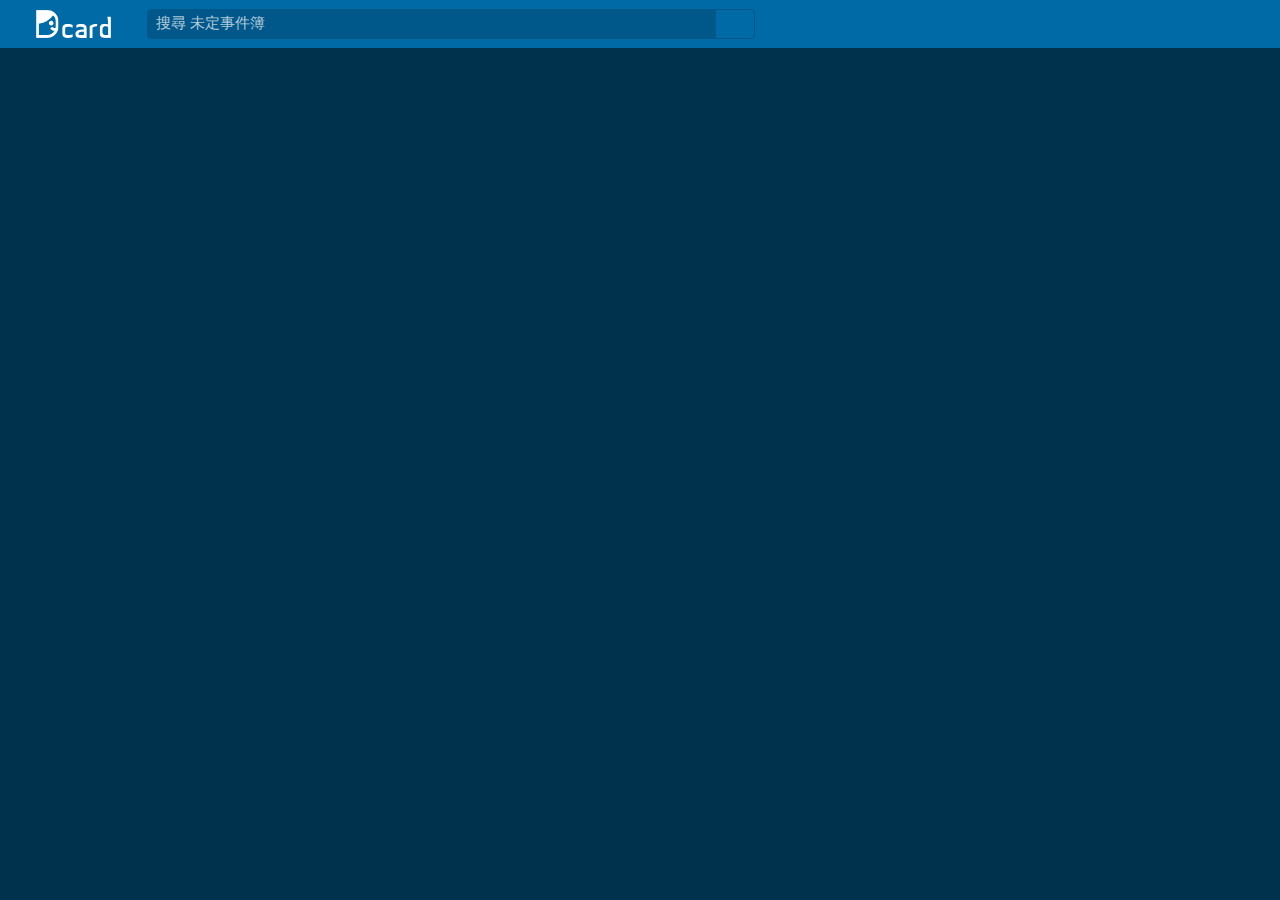
<file: index.html>
<!DOCTYPE html>
<html>

<head>
    <meta charset="utf-8" />
    <meta name="viewport" content="width=device-width, initial-scale=1.0">
    <title>Dcard</title>
    <link href="css/style.css" rel="stylesheet" />
    <link rel="icon" href="img/dcardLogoTitle.ico" type="image/x-icon" />
    <script src="font.js"></script>

</head>

<body>

    <!-- 創建外圍容器 -->
    <div class="top-bar-wrapper">
        <!-- 創建內部容器 -->
        <div class="top-bar">
            <!-- 創建左側容器 -->
            <div class="logosearch">
                <div class="logo" width: 75px; height: 48px;>
                    <a title="Dcard" class="dcard_logo" href="/">
                        <img src="/img/dcard_logo.svg" width: 74.43px height: 28px alt="Dcard">
                    </a>
                </div>
                <!-- 創建搜尋列容器 -->
                <div class="search-wrapper">
                    <form class="search" action="#">
                        <input class="search-inp" type="text" placeholder="搜尋 未定事件簿"><button class="search-btn">
                            <i class="far fa-search"></i>
                        </button>
                    </form>
                </div>
            </div>

            <!-- 創建右側發文鈕 -->
            <a href="javascript:;" class="post-btn" title="發文">
                <div class="postfont">
                    <i class="fas fa-pen"></i>
                </div>
            </a>
            <!-- 創建右側鈴鐺鈕 -->
            <a href="javascript:;" class="bell-btn" title="通知">
                <div class="bellfont">
                    <i class="fas fa-bell"></i>
                </div>
            </a>
            <!-- 創建右側抽卡鈕 -->
            <a href="javascript:;" class="card-btn" title="抽卡">
                <div class="cardfont">
                    <i class="far fa-file-user"></i>
                </div>
            </a>
            <!-- 創建右側信箱鈕 -->
            <a href="index1.html" class="mail-btn" title="訊息">
                <div class="mailfont">
                    <i class="fas fa-envelope"></i>
                </div>
            </a>
            <!-- 創建右側自藉鈕 -->
            <a href="javascript:;" class="profile-btn" title="個人資料">
                <div class="profilefont">
                    <i class="fas fa-user"></i>
                </div>
            </a>
            <!-- 創建右側下拉鈕 -->
            <a href="#" class="arrow-btn" title="更多">
                <div class="arrowfont">
                    <i class="fas fa-caret-down"></i>
                </div>
            </a>
        </div>
    </div>


</body>

</html>
</file>
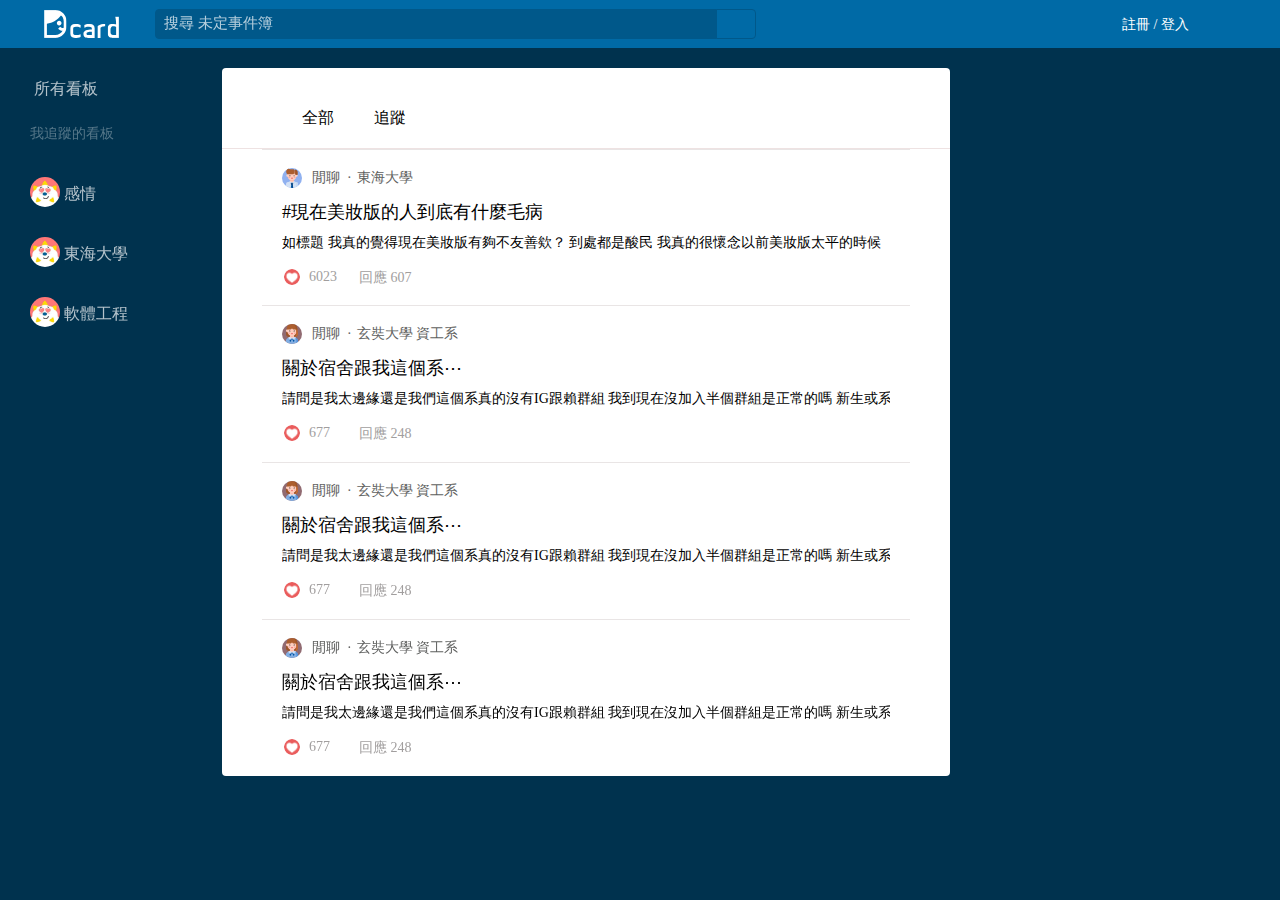
<file: html/index.html>
<!DOCTYPE html>
<html lang="en">

<head>
    <meta charset="utf-8" />
    <title>Dcard</title>
    <link href="../css/index.css" rel="stylesheet" />
    <link rel="icon" href="../img/DcardLogoTitle.ico" type="image/x-icon" />
    <script src="../font.js"></script>
</head>

<body>

    <!-- 創建外圍容器 -->
    <div class="top-bar-wrapper">
        <!-- 創建內部容器 -->
        <div class="top-bar">
            <!-- 創建左側容器 -->
            <div class="logosearch">
                <!-- 插入logo圖片 -->
                <div class="logo" width: 75px; height: 48px;>
                    <a title="Dcard" class="dcard_logo" href="HomePage.html">
                        <img src="../img/DcardLogo.svg" width: 74.43px height: 28px alt="Dcard">
                    </a>
                </div>
                <!-- 創建搜尋列容器 -->
                <div class="search-wrapper">
                    <form class="search" action="#">
                        <!-- 創建搜尋輸入框 -->
                        <input class="search-inp" type="text" placeholder="搜尋 未定事件簿">
                        <!-- 創建搜尋鈕 -->
                        <button class="search-btn" onclick="">
                            <i class="far fa-search"></i>
                        </button>
                    </form>
                </div>


            </div>
            <div class="register-div">
                <a href="#" class="register" role="button">註冊 / 登入</a>
            </div>



        </div>
    </div>
    <div class="body-wrapper">
        <div class="body-content">
            <div class="kanban-list" style="display: inline-block; position: fixed;">
                <a href="" class="all-kanban-link">

                    <div class="all-kanban">
                        <div class="all-kanban-container">
                            <i class="fas fa-list-alt" id="font"></i> &nbsp;所有看板
                        </div>
                    </div>
                </a>
                <div class="kanban-container">
                    <div class="mylove">
                        我追蹤的看板
                    </div>
                    <a href="" class="kanban-mylove">
                        <div class="kanban-text">
                            <img src="../img/kanban_icon.jpeg"> 感情
                        </div>
                    </a>
                    <a href="" class="kanban-mylove">
                        <div class="kanban-text">
                            <img src="../img/kanban_icon.jpeg"> 東海大學
                        </div>
                    </a>
                    <a href="" class="kanban-mylove">
                        <div class="kanban-text">
                            <img src="../img/kanban_icon.jpeg"> 軟體工程
                        </div>
                    </a>
                </div>

            </div>
            <div class="article-wrapper">
                <div class="article-area">
                    <div class="top-div" id="top-div">
                        <div class="all-div">
                            <a href="" class="all">全部</a>
                        </div>
                        <div class="follow-div">
                            <a href="" class="follow">追蹤</a>
                        </div>

                    </div>
                    <!-- 增加空白處 -->
                    <div class="post-space"></div>
                    <article id='post-zone'>
                        <div class="post">
                            <a href="javascript:;" class="link" style="display: inline-block; width: 608px; height: 100%; padding:0px 20px; text-decoration: none; border-top-style: solid;
                            border-top-width: 1px;
                            border-top-color: #e9e5e5;" id="myBtn">
                                <div class="post-link">
                                    <div class="top">
                                        <div class="sex">
                                            <!-- male -->
                                            <img src="../img/male.svg" alt="男" class="post-male">
                                            <!-- female    <img src="../img/female.svg" alt="男" class="post-female">  -->
                                        </div>
                                        <div class="kanban">閒聊&ensp;·</div>
                                        <div class="college">東海大學</div>
                                    </div>
                                    <div class="middle">
                                        <div class="title">#現在美妝版的人到底有什麼毛病</div>
                                        <div class="content">如標題 我真的覺得現在美妝版有夠不友善欸？
                                            到處都是酸民 我真的很懷念以前美妝版太平的時候
                                        </div>
                                    </div>
                                    <div class="bottom" style="display: inline-block;">
                                        <div class="good" style="display: inline-block;">
                                            <img src="../img/heart.png" alt="愛心"
                                                style="width:16px;height:16px; border-radius:50%; vertical-align: middle;">
                                            <div class="count"
                                                style="display: inline-block; color: rgb(161, 158, 158); font-size: 14px; vertical-align: middle;padding-left: 4px;">
                                                6023</div>
                                        </div>
                                        <div class="comment">
                                            回應 607
                                        </div>
                                    </div>

                                </div>
                            </a>
                        </div>
                    </article>

                    <!-- 第二個文章區 -->
                    <article id='post-zone'>
                        <div class="post">
                            <a href="" class="link" style="display: inline-block; width: 608px; height: 100%; padding:0px 20px; text-decoration: none;     border-top-style: solid;
        border-top-width: 1px;
        border-top-color: #e9e5e5;">
                                <div class="post-link">
                                    <div class="top">
                                        <div class="sex">
                                            <img src="../img/female.svg" alt="女"
                                                style="border-radius: 50%; background-color: rgb(145, 107, 114); width: 20px;height: 20px;">
                                        </div>
                                        <div class="kanban">閒聊&ensp;·</div>
                                        <div class="college">玄奘大學 資工系</div>
                                    </div>
                                    <div class="middle">
                                        <div class="title">關於宿舍跟我這個系⋯</div>
                                        <div class="content">請問是我太邊緣還是我們這個系真的沒有IG跟賴群組 我到現在沒加入半個群組是正常的嗎 新生或系上的都沒有😢
                                            有同系的可以聊一下為什麼當初會填這個系嗎 還有 有宿舍認親的方式嗎 好想知道我跟誰一起住
                                        </div>
                                    </div>
                                    <div class="bottom" style="display: inline-block;">
                                        <div class="good" style="display: inline-block;">
                                            <img src="../img/heart.png" alt="愛心"
                                                style="width:16px;height:16px; border-radius:50%; vertical-align: middle;">
                                            <div class="count"
                                                style="display: inline-block; color: rgb(161, 158, 158); font-size: 14px; vertical-align: middle;padding-left: 4px;">
                                                677</div>
                                        </div>
                                        <div class="comment">
                                            回應 248
                                        </div>
                                    </div>

                                </div>
                            </a>
                        </div>
                    </article>
                    <!-- 第三個 -->
                    <article id='post-zone'>
                        <div class="post">
                            <a href="" class="link" style="display: inline-block; width: 608px; height: 100%; padding:0px 20px; text-decoration: none;     border-top-style: solid;
        border-top-width: 1px;
        border-top-color: #e9e5e5;">
                                <div class="post-link">
                                    <div class="top">
                                        <div class="sex">
                                            <img src="../img/female.svg" alt="女"
                                                style="border-radius: 50%; background-color: rgb(145, 107, 114); width: 20px;height: 20px;">
                                        </div>
                                        <div class="kanban">閒聊&ensp;·</div>
                                        <div class="college">玄奘大學 資工系</div>
                                    </div>
                                    <div class="middle">
                                        <div class="title">關於宿舍跟我這個系⋯</div>
                                        <div class="content">請問是我太邊緣還是我們這個系真的沒有IG跟賴群組 我到現在沒加入半個群組是正常的嗎 新生或系上的都沒有😢
                                            有同系的可以聊一下為什麼當初會填這個系嗎 還有 有宿舍認親的方式嗎 好想知道我跟誰一起住
                                        </div>
                                    </div>
                                    <div class="bottom" style="display: inline-block;">
                                        <div class="good" style="display: inline-block;">
                                            <img src="../img/heart.png" alt="愛心"
                                                style="width:16px;height:16px; border-radius:50%; vertical-align: middle;">
                                            <div class="count"
                                                style="display: inline-block; color: rgb(161, 158, 158); font-size: 14px; vertical-align: middle;padding-left: 4px;">
                                                677</div>
                                        </div>
                                        <div class="comment">
                                            回應 248
                                        </div>
                                    </div>

                                </div>
                            </a>
                        </div>
                    </article>
                     <!-- 第四個 -->
                     <article id='post-zone'>
                        <div class="post">
                            <a href="" class="link" style="display: inline-block; width: 608px; height: 100%; padding:0px 20px; text-decoration: none;     border-top-style: solid;
        border-top-width: 1px;
        border-top-color: #e9e5e5;">
                                <div class="post-link">
                                    <div class="top">
                                        <div class="sex">
                                            <img src="../img/female.svg" alt="女"
                                                style="border-radius: 50%; background-color: rgb(145, 107, 114); width: 20px;height: 20px;">
                                        </div>
                                        <div class="kanban">閒聊&ensp;·</div>
                                        <div class="college">玄奘大學 資工系</div>
                                    </div>
                                    <div class="middle">
                                        <div class="title">關於宿舍跟我這個系⋯</div>
                                        <div class="content">請問是我太邊緣還是我們這個系真的沒有IG跟賴群組 我到現在沒加入半個群組是正常的嗎 新生或系上的都沒有😢
                                            有同系的可以聊一下為什麼當初會填這個系嗎 還有 有宿舍認親的方式嗎 好想知道我跟誰一起住
                                        </div>
                                    </div>
                                    <div class="bottom" style="display: inline-block;">
                                        <div class="good" style="display: inline-block;">
                                            <img src="../img/heart.png" alt="愛心"
                                                style="width:16px;height:16px; border-radius:50%; vertical-align: middle;">
                                            <div class="count"
                                                style="display: inline-block; color: rgb(161, 158, 158); font-size: 14px; vertical-align: middle;padding-left: 4px;">
                                                677</div>
                                        </div>
                                        <div class="comment">
                                            回應 248
                                        </div>
                                    </div>

                                </div>
                            </a>
                        </div>
                    </article>
                    <!-- The Modal -->
                    <div id="myModal" class="modal">

                        <!-- Modal content -->
                        <div class="modal-content">
                            <header>
                                <!-- male -->
                                <img src="../img/male.svg" alt="" class="modal-male">
                                <!-- female   <img src="../img/female.svg" alt="" class="modal-female"> -->
                                <div class="modal-college">東海大學</div>
                                <span class="close">&times;</span>
                            </header>

                            <div class="article-body">
                                <div class="article-title">
                                    現在美妝版的人到底有什麼毛病
                                </div>
                                <div class="article-type-div">
                                    <a href="">美妝</a>
                                    <div class="time">·&ensp;9月4日 00:17</div>
                                </div>
                                <div class="atricle-span">
                                    如標題 我真的覺得現在美妝版有夠不友善欸？<br> 到處都是酸民 我真的很懷念以前美妝版太平的時候 <br>有時候看到一篇文章不錯 滑一滑看到酸民留言
                                    <br>整個感覺就不對了 不知道那些人到底在想什麼<br> 而且那種惡意留言通常讚數都超高 <br>認真不懂這些讚同惡意留言的人到底是怎樣💁🏻‍♀️<br>
                                    舉幾個例子 1、<br> 例如我身邊有些朋友分享產品<br> 都被留言底下說過業配 就算放發票圖也會被酸業<br> 啊我就真的不懂了 人家認真分享 你沒有證據<br>
                                    開口閉口就說人家業 也有朋友因為這樣被誤刪文章 <br>真的讓人覺得這些人吃飽太閒 🙄🙄🙄<br> 就是因為這些人讓很多人想分享產品都不敢發文
                                    <br>誰知道哪個全身都酸溜溜的酸民在那邊留言
                                </div>
                                <div class="heart-area">
                                    <img src="../img/heart.png" style="display: inline-block;">
                                    <div class="heart-count">6071</div>
                                    <div class="article-comment">·&ensp;回應 284</div>
                                    <div class="heart" onclick="heart()" id="heart">
                                        <i class="fas fa-heart" class="heart-font"></i>
                                    </div>
                                    <div class="hearted" id="hearted">
                                        <img src="../img/heart.png" alt="">
                                    </div>
                                </div>

                            </div>
                            <div class="comment-area">
                                <div class="all-comment-container">
                                    <div class="all-comment">
                                        共有217則回應
                                    </div>
                                </div>
                                <div class="comment-area-container">
                                    <div class="comment-area-comment">
                                        <div class="comment-area-top">
                                            <img src="../img/male.svg">
                                            <div class="comment-college-time">
                                                <div class="comment-college">國立高雄師範大學</div>
                                                <div class="comment-time">B1 | 9月6日 04:57</div>
                                            </div>
                                        </div>
                                        <div class="comment-body">1231321313</div>
                                    </div>
                                </div>
                            </div>
                            <!-- 創建footer讓回應欄有空間下拉 -->
                            <div class="footer">
                            </div>
                            <!-- 創建回應欄 -->
                            <div class="reply" id="reply">
                                <div class="reply-content" id="reply-content">
                                    <div class="reply-area">
                                        <img src="../img/male.svg" class="reply-male">
                                        <div class="reply-input" id="reply-input">
                                            回應...
                                        </div>
                                    </div>

                                </div>
                                <!-- 放大後回應欄，主要輸入區 -->
                                <div class="enlarge-area" id="enlarge-area">
                                    <form class="main-input-form" id="main-input-form">
                                        <div class="top-main-input">
                                            <div class="post-status">
                                                <img src="../img/male.svg">
                                                <div class="status-text">
                                                    <select id="select">
                                                        <option value="" disabled selected hidden>選擇發文身分</option>
                                                        <option value="0">東海大學</option>
                                                        <option value="1">東海大學 資訊工程學系</option>
                                                    </select>
                                                </div>
                                            </div>
                                        </div>
                                        <div class="main-input">
                                            <textarea type="text" class="reply-input-area" id="reply-input-area"
                                                spellcheck="false" placeholder="輸入回覆內容 ..."></textarea>
                                        </div>
                                        <div class="main-btn">
                                            <div class="cs-group">
                                                <button type="reset" class="cancel-btn" id="cancel-btn">取消</button>
                                                <button type="submit" class="submit-btn"
                                                    onclick="check(); return false;">送出</button>
                                            </div>
                                        </div>
                                    </form>

                                </div>
                            </div>

                        </div>
                        <!-- end modal -->
                    </div>
                </div>
            </div>

        </div>


        <script>
            //dropdown btn功能
            function myFunction() {
                document.getElementById("myDropdown").classList.toggle("show");
            }
            window.onclick = function (e) {
                if (!e.target.matches('.dropbtn')) {

                    var dropdowns = document.getElementsByClassName("dropdown-content");
                    for (var d = 0; d < dropdowns.length; d++) {
                        var openDropdown = dropdowns[d];
                        if (openDropdown.classList.contains('show')) {
                            openDropdown.classList.remove('show');
                        }
                    }
                }
            }
        </script>
        <script>
            //全部|追蹤的sticky function
            window.onscroll = function () {
                stickyFunction()
            };
            var navbar = document.getElementById("top-div");
            var sticky = navbar.offsetTop;

            function stickyFunction() {
                if (window.pageYOffset >= sticky) {
                    navbar.classList.add("sticky");
                } else {
                    navbar.classList.remove("sticky");
                }

            }
        </script>
        <script>
            //modal互動式function
            var modal = document.getElementById("myModal");
            var btn = document.getElementById("myBtn");
            var span = document.getElementsByClassName("close")[0];

            // 點擊打開modal
            btn.onclick = function () {
                modal.style.display = "block";

            }

            // 點擊X關閉modal
            span.onclick = function () {
                modal.style.display = "none";
            }

            // 點擊modal以外隱藏modal
            window.onclick = function (event) {
                if (event.target == modal) {
                    modal.style.display = "none";
                }
            }
        </script>
        <script>
            //點擊愛心fucnction
            var heart = document.getElementById("heart");
            var hearted = document.getElementById("hearted");
            heart.onclick = function () {
                heart.style.display = "none";
                hearted.style.display = "block";
            }
            hearted.onclick = function () {
                hearted.style.display = "none";
                heart.style.display = "block";
            }
        </script>
        <script>
            //創建點擊回覆彈出框
            var reply = document.getElementById("reply");
            var reply_input = document.getElementById("reply-input");
            var reply_content = document.getElementById("reply-content")
            var enlarge_area = document.getElementById("enlarge-area");
            reply_input.onclick = function () {
                reply.classList.add("enlarge-reply");
                reply_content.style.display = "none";
                enlarge_area.style.display = "block";
            }

            //創建回覆取消鈕
            var cancel_btn = document.getElementById("cancel-btn");
            var enlarge_area = document.getElementById("enlarge-area");

            cancel_btn.onclick = function () {
                enlarge_area.style.display = "none";
                reply.classList.remove("enlarge-reply");
                reply_content.style.display = "block";
            }
        </script>
        <script>
            //表單驗證
            function check() {
                var select = document.getElementById("select");
                var reply_input_area = document.getElementById("reply-input-area");

                if (select.value == "" || reply_input_area.value == "") {
                    alert("請輸入發文身分及回覆內容");
                    return false;
                }
                document.getElementById("main-input-form").submit();
            }
        </script>
</body>

</html>
</file>
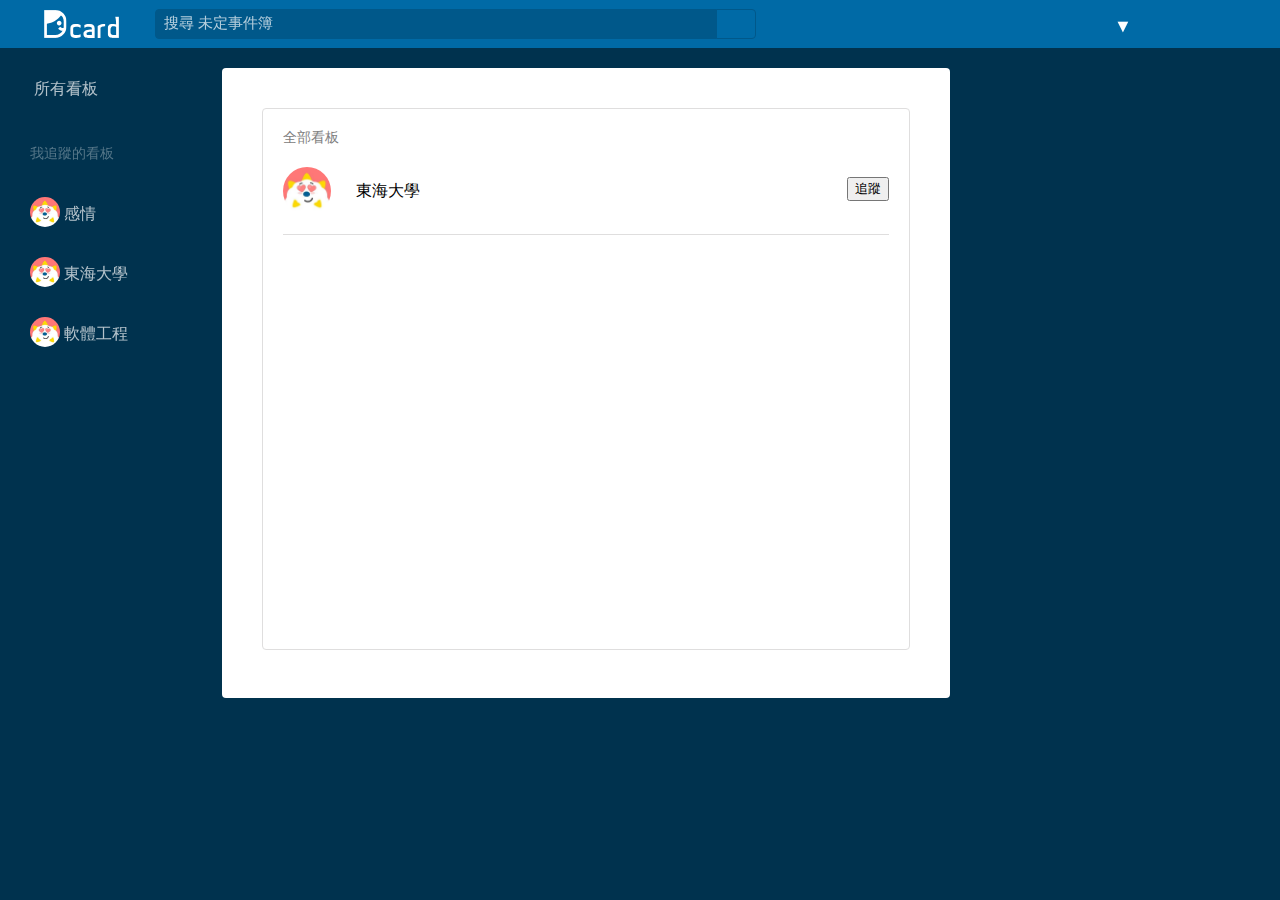
<file: html/AllKanban.html>
<!DOCTYPE html>
<html>

<head>
    <meta charset="utf-8" />
    <meta name="viewport" content="width=device-width, initial-scale=1.0">

    <title>Dcard</title>
    <link href="../css/AllKanban.css" rel="stylesheet" />
    <link rel="icon" href="../img/DcardLogoTitle.ico" type="image/x-icon" />
    <script src="../font.js"></script>
    <script type='text/javascript' src='//code.jquery.com/jquery-1.11.0.js'></script>
</head>

<body>

    <!-- 創建外圍容器 -->
    <div class="top-bar-wrapper">
        <!-- 創建內部容器 -->
        <div class="top-bar">
            <!-- 創建左側容器 -->
            <div class="logosearch">
                <!-- 插入logo圖片 -->
                <div class="logo" width: 75px; height: 48px;>
                    <a title="Dcard" class="dcard_logo" href="HomePage.html">
                        <img src="../img/DcardLogo.svg" width: 74.43px height: 28px alt="Dcard">
                    </a>
                </div>
                <!-- 創建搜尋列容器 -->
                <div class="search-wrapper">
                    <form class="search" action="#">
                        <!-- 創建搜尋輸入框 -->
                        <input class="search-inp" type="text" placeholder="搜尋 未定事件簿">
                        <!-- 創建搜尋鈕 -->
                        <button class="search-btn" onclick="">
                            <i class="far fa-search"></i>
                        </button>
                    </form>
                </div>


            </div>
            <!-- 創建top-bar按鈕群組 -->
            <div class="btngroup clearfix">
                <ul>
                    <li>
                        <a href="javascript:;" class="post-btn" title="發文">
                            <i class="fas fa-pen"></i>
                        </a>
                    </li>
                    <li>
                        <a href="javascript:;" class="bell-btn" title="通知">
                            <i class="fas fa-bell"></i>
                        </a>
                    </li>
                    <li>
                        <a href="javascript:;" class="card-btn" title="抽卡">
                            <i class="far fa-file-user"></i>
                        </a>
                    </li>
                    <li>
                        <a href="#" class="mail-btn" title="訊息">
                            <i class="fas fa-envelope"></i>
                        </a>
                    </li>
                    <li>
                        <a href="javascript:;" class="profile-btn" title="個人資料">
                            <i class="fas fa-user"></i>
                        </a>
                    </li>
                    <li class="dropdown">
                        <a href="javascript:void(0)" class="dropbtn" onclick="myFunction()" title="更多">
                            ▼
                        </a>
                        <div class="dropdown-content" id="myDropdown">
                            <a href="index.html" class="logout">登出</a>
                        </div>
                    </li>
                </ul>
            </div>


        </div>
    </div>
    <div class="body-wrapper">
        <div class="body-content">
            <div class="kanban-list" style="display: inline-block; position: fixed;">
                <a href="" class="all-kanban-link">

                    <div class="all-kanban">
                        <div class="all-kanban-container">
                            <i class="fas fa-list-alt" id="font"></i> &nbsp;所有看板
                        </div>
                    </div>
                </a>
                <div class="kanban-container">
                    <div class="mylove">
                        我追蹤的看板
                    </div>
                    <a href="" class="kanban-mylove">
                        <div class="kanban-text">
                            <img src="../img/kanban_icon.jpeg"> 感情
                        </div>
                    </a>
                    <a href="" class="kanban-mylove">
                        <div class="kanban-text">
                            <img src="../img/kanban_icon.jpeg"> 東海大學
                        </div>
                    </a>
                    <a href="" class="kanban-mylove">
                        <div class="kanban-text">
                            <img src="../img/kanban_icon.jpeg"> 軟體工程
                        </div>
                    </a>
                </div>

            </div>
            <div class="article-wrapper">
                <div class="article-area">
                    <div class="main-all-kanban">
                        <div class="all-kanban-font">全部看板</div>
                        <!-- 要去哪個看板 -->
                        <a href="#">
                            <div class="kaban-allist">
                                <div class="kanban-container">

                                    <img src="../img/kanban_icon.jpeg" class="kanban-allist-img">
                                    <div class="kanban-name">
                                        東海大學
                                    </div>
                                    <button type="button" class="follow">追蹤</button>
                                </div>
                            </div>
                        </a>
                    </div>

                </div>
            </div>
        </div>
    </div>
    <script>
        //dropdown btn功能
        function myFunction() {
            document.getElementById("myDropdown").classList.toggle("show");
        }
        window.onclick = function(e) {
            if (!e.target.matches('.dropbtn')) {

                var dropdowns = document.getElementsByClassName("dropdown-content");
                for (var d = 0; d < dropdowns.length; d++) {
                    var openDropdown = dropdowns[d];
                    if (openDropdown.classList.contains('show')) {
                        openDropdown.classList.remove('show');
                    }
                }
            }
        }
    </script>

</body>

</html>
</file>
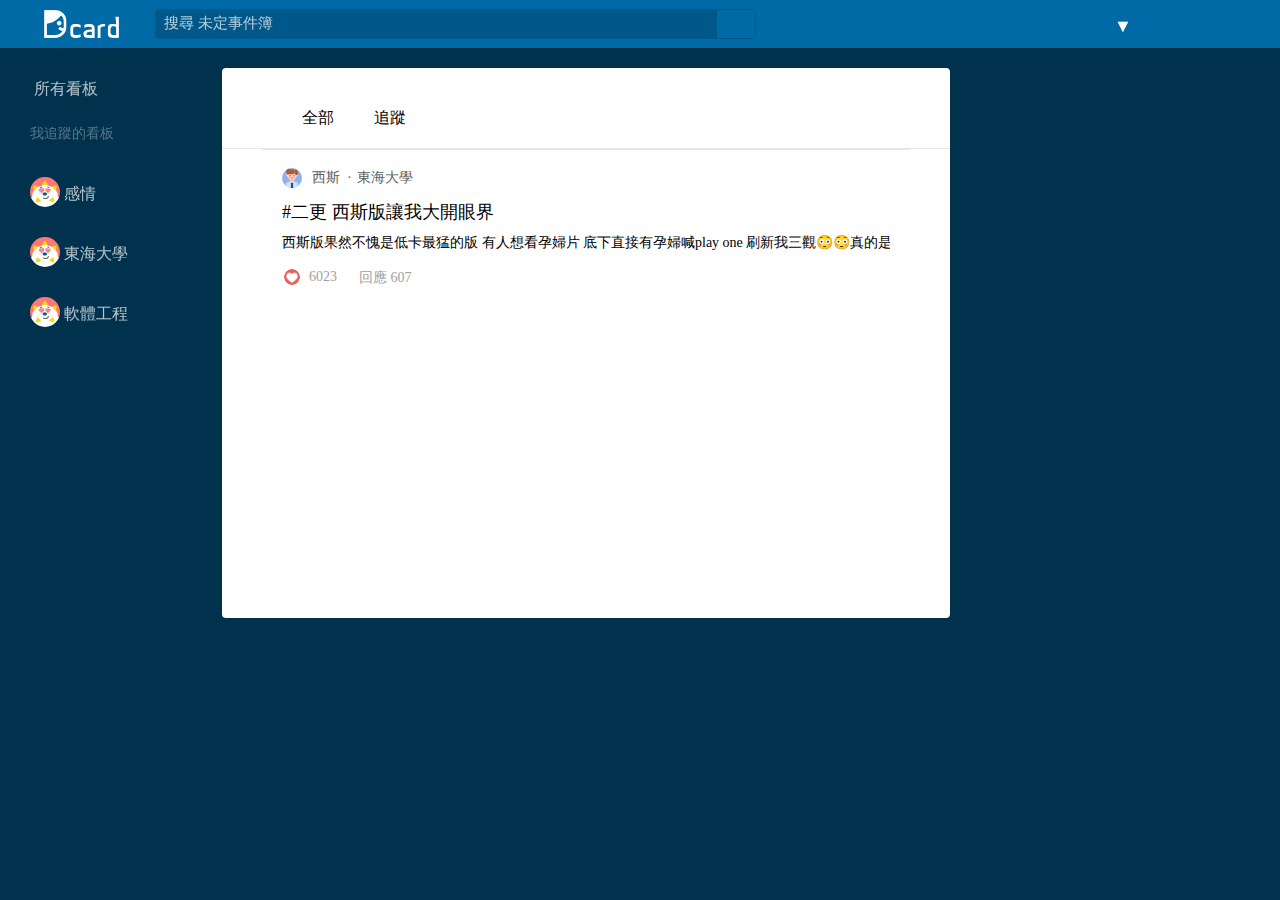
<file: html/HomePage.html>
<!DOCTYPE html>
<html>

<head>
    <meta charset="utf-8" />
    <meta name="viewport" content="width=device-width, initial-scale=1.0">

    <title>Dcard</title>
    <link href="../css/HomePage.css" rel="stylesheet" />
    <link rel="icon" href="../img/DcardLogoTitle.ico" type="image/x-icon" />
    <script src="../font.js"></script>
    <script type='text/javascript' src='//code.jquery.com/jquery-1.11.0.js'></script>
</head>

<body>

    <!-- 創建外圍容器 -->
    <div class="top-bar-wrapper">
        <!-- 創建內部容器 -->
        <div class="top-bar">
            <!-- 創建左側容器 -->
            <div class="logosearch">
                <!-- 插入logo圖片 -->
                <div class="logo" width: 75px; height: 48px;>
                    <a title="Dcard" class="dcard_logo" href="HomePage.html">
                        <img src="../img/DcardLogo.svg" width: 74.43px height: 28px alt="Dcard">
                    </a>
                </div>
                <!-- 創建搜尋列容器 -->
                <div class="search-wrapper">
                    <form class="search" action="#">
                        <!-- 創建搜尋輸入框 -->
                        <input class="search-inp" type="text" placeholder="搜尋 未定事件簿">
                        <!-- 創建搜尋鈕 -->
                        <button class="search-btn" onclick="">
                            <i class="far fa-search"></i>
                        </button>
                    </form>
                </div>


            </div>
            <!-- 創建top-bar按鈕群組 -->
            <div class="btngroup clearfix">
                <ul>
                    <li>
                        <a href="javascript:;" class="post-btn" title="發文">
                            <i class="fas fa-pen"></i>
                        </a>
                    </li>
                    <li>
                        <a href="javascript:;" class="bell-btn" title="通知">
                            <i class="fas fa-bell"></i>
                        </a>
                    </li>
                    <li>
                        <a href="javascript:;" class="card-btn" title="抽卡">
                            <i class="far fa-file-user"></i>
                        </a>
                    </li>
                    <li>
                        <a href="#" class="mail-btn" title="訊息">
                            <i class="fas fa-envelope"></i>
                        </a>
                    </li>
                    <li>
                        <a href="javascript:;" class="profile-btn" title="個人資料">
                            <i class="fas fa-user"></i>
                        </a>
                    </li>
                    <li class="dropdown">
                        <a href="javascript:void(0)" class="dropbtn" onclick="myFunction()" title="更多">
                            ▼
                        </a>
                        <div class="dropdown-content" id="myDropdown">
                            <a href="index.html" class="logout">登出</a>
                        </div>
                    </li>
                </ul>
            </div>


        </div>
    </div>
    <div class="body-wrapper">
        <div class="body-content">
            <div class="kanban-list" style="display: inline-block; position: fixed;">
                <a href="" class="all-kanban-link">

                    <div class="all-kanban">
                        <div class="all-kanban-container">
                            <i class="fas fa-list-alt" id="font"></i> &nbsp;所有看板
                        </div>
                    </div>
                </a>
                <div class="kanban-container">
                    <div class="mylove">
                        我追蹤的看板
                    </div>
                    <a href="" class="kanban-mylove">
                        <div class="kanban-text">
                            <img src="../img/kanban_icon.jpeg"> 感情
                        </div>
                    </a>
                    <a href="" class="kanban-mylove">
                        <div class="kanban-text">
                            <img src="../img/kanban_icon.jpeg"> 東海大學
                        </div>
                    </a>
                    <a href="" class="kanban-mylove">
                        <div class="kanban-text">
                            <img src="../img/kanban_icon.jpeg"> 軟體工程
                        </div>
                    </a>
                </div>

            </div>
            <div class="article-wrapper">
                <div class="article-area">
                    <div class="top-div" id="top-div">
                        <div class="all-div">
                            <a href="" class="all">全部</a>
                        </div>
                        <div class="follow-div">
                            <a href="" class="follow">追蹤</a>
                        </div>

                    </div>
                    <!-- 增加空白處 -->
                    <div class="post-space"></div>
                    <article id='post-zone'>
                        <div class="post">
                            <a href="javascript:;" class="link" style="display: inline-block; width: 608px; height: 100%; padding:0px 20px; text-decoration: none; border-top-style: solid;
                            border-top-width: 1px;
                            border-top-color: #e9e5e5;" id="myBtn">
                                <div class="post-link">
                                    <div class="top">
                                        <div class="sex">
                                            <!-- male -->
                                            <img src="../img/male.svg" alt="男" class="post-male">
                                            <!-- female    <img src="../img/female.svg" alt="男" class="post-female">  -->
                                        </div>
                                        <div class="kanban">西斯&ensp;·</div>
                                        <div class="college">東海大學</div>
                                    </div>
                                    <div class="middle">
                                        <div class="title">#二更 西斯版讓我大開眼界</div>
                                        <div class="content">西斯版果然不愧是低卡最猛的版 有人想看孕婦片 底下直接有孕婦喊play one 刷新我三觀😳😳真的是扯翻天
                                        </div>
                                    </div>
                                    <div class="bottom" style="display: inline-block;">
                                        <div class="good" style="display: inline-block;">
                                            <img src="../img/heart.png" alt="愛心" style="width:16px;height:16px; border-radius:50%; vertical-align: middle;">
                                            <div class="count" style="display: inline-block; color: rgb(161, 158, 158); font-size: 14px; vertical-align: middle;padding-left: 4px;">6023</div>
                                        </div>
                                        <div class="comment">
                                            回應 607
                                        </div>
                                    </div>

                                </div>
                            </a>
                        </div>
                    </article>


                    <!-- The Modal -->
                    <div id="myModal" class="modal">

                        <!-- Modal content -->
                        <div class="modal-content">
                            <header>
                                <!-- male -->
                                <img src="../img/male.svg" alt="" class="modal-male">
                                <!-- female   <img src="../img/female.svg" alt="" class="modal-female"> -->
                                <div class="modal-college">東海大學</div>
                                <span class="close">&times;</span>
                            </header>

                            <div class="article-body">
                                <div class="article-title">
                                    現在美妝版的人到底有什麼毛病
                                </div>
                                <div class="article-type-div">
                                    <a href="">美妝</a>
                                    <div class="time">·&ensp;9月4日 00:17</div>
                                </div>
                                <div class="atricle-span">
                                    如標題 我真的覺得現在美妝版有夠不友善欸？<br> 到處都是酸民 我真的很懷念以前美妝版太平的時候 <br>有時候看到一篇文章不錯 滑一滑看到酸民留言 <br>整個感覺就不對了 不知道那些人到底在想什麼<br> 而且那種惡意留言通常讚數都超高 <br>認真不懂這些讚同惡意留言的人到底是怎樣💁🏻‍♀️<br> 舉幾個例子 1、<br> 例如我身邊有些朋友分享產品<br> 都被留言底下說過業配 就算放發票圖也會被酸業<br>                                    啊我就真的不懂了 人家認真分享 你沒有證據<br> 開口閉口就說人家業 也有朋友因為這樣被誤刪文章 <br>真的讓人覺得這些人吃飽太閒 🙄🙄🙄<br> 就是因為這些人讓很多人想分享產品都不敢發文 <br>誰知道哪個全身都酸溜溜的酸民在那邊留言
                                </div>
                                <div class="heart-area">
                                    <img src="../img/heart.png" style="display: inline-block;">
                                    <div class="heart-count">6071</div>
                                    <div class="article-comment">·&ensp;回應 284</div>
                                    <div class="heart" onclick="heart()" id="heart">
                                        <i class="fas fa-heart" class="heart-font"></i>
                                    </div>
                                    <div class="hearted" id="hearted">
                                        <img src="../img/heart.png" alt="">
                                    </div>
                                </div>

                            </div>
                            <div class="comment-area">
                                <div class="all-comment-container">
                                    <div class="all-comment">
                                        共有217則回應
                                    </div>
                                </div>
                                <div class="comment-area-container">
                                    <div class="comment-area-comment">
                                        <div class="comment-area-top">
                                            <img src="../img/male.svg">
                                            <div class="comment-college-time">
                                                <div class="comment-college">國立高雄師範大學</div>
                                                <div class="comment-time">B1 | 9月6日 04:57</div>
                                            </div>
                                        </div>
                                        <div class="comment-body">1231321313</div>
                                    </div>
                                </div>
                            </div>
                            <!-- 創建footer讓回應欄有空間下拉 -->
                            <div class="footer">
                            </div>
                            <!-- 創建回應欄 -->
                            <div class="reply" id="reply">
                                <div class="reply-content" id="reply-content">
                                    <div class="reply-area">
                                        <img src="../img/male.svg" class="reply-male">
                                        <div class="reply-input" id="reply-input">
                                            回應...
                                        </div>
                                    </div>

                                </div>
                                <!-- 放大後回應欄，主要輸入區 -->
                                <div class="enlarge-area" id="enlarge-area">
                                    <form class="main-input-form" id="main-input-form">
                                        <div class="top-main-input">
                                            <div class="post-status">
                                                <img src="../img/male.svg">
                                                <div class="status-text">
                                                    <select id="select">
                                                    <option value=""disabled selected hidden >選擇發文身分</option>
                                                    <option value="0">東海大學</option>
                                                    <option value="1">東海大學 資訊工程學系</option>
                                                    </select>
                                                </div>
                                            </div>
                                        </div>
                                        <div class="main-input">
                                            <textarea type="text" class="reply-input-area" id="reply-input-area" spellcheck="false" placeholder="輸入回覆內容 ..."></textarea>
                                        </div>
                                        <div class="main-btn">
                                            <div class="cs-group">
                                                <button type="reset" class="cancel-btn" id="cancel-btn">取消</button>
                                                <button type="submit" class="submit-btn" onclick="check(); return false;">送出</button>
                                            </div>
                                        </div>
                                    </form>

                                </div>
                            </div>

                        </div>
                        <!-- end modal -->
                    </div>
                </div>
            </div>

        </div>


        <script>
            //dropdown btn功能
            function myFunction() {
                document.getElementById("myDropdown").classList.toggle("show");
            }
            window.onclick = function(e) {
                if (!e.target.matches('.dropbtn')) {

                    var dropdowns = document.getElementsByClassName("dropdown-content");
                    for (var d = 0; d < dropdowns.length; d++) {
                        var openDropdown = dropdowns[d];
                        if (openDropdown.classList.contains('show')) {
                            openDropdown.classList.remove('show');
                        }
                    }
                }
            }
        </script>
        <script>
            //全部|追蹤的sticky function
            window.onscroll = function() {
                stickyFunction()
            };
            var navbar = document.getElementById("top-div");
            var sticky = navbar.offsetTop;

            function stickyFunction() {
                if (window.pageYOffset >= sticky) {
                    navbar.classList.add("sticky");
                } else {
                    navbar.classList.remove("sticky");
                }

            }
        </script>
        <script>
            //modal互動式function
            var modal = document.getElementById("myModal");
            var btn = document.getElementById("myBtn");
            var span = document.getElementsByClassName("close")[0];

            // 點擊打開modal
            btn.onclick = function() {
                modal.style.display = "block";

            }

            // 點擊X關閉modal
            span.onclick = function() {
                modal.style.display = "none";
            }

            // 點擊modal以外隱藏modal
            window.onclick = function(event) {
                if (event.target == modal) {
                    modal.style.display = "none";
                }
            }
        </script>
        <script>
            //點擊愛心fucnction
            var heart = document.getElementById("heart");
            var hearted = document.getElementById("hearted");
            heart.onclick = function() {
                heart.style.display = "none";
                hearted.style.display = "block";
            }
            hearted.onclick = function() {
                hearted.style.display = "none";
                heart.style.display = "block";
            }
        </script>
        <script>
            //創建點擊回覆彈出框
            var reply = document.getElementById("reply");
            var reply_input = document.getElementById("reply-input");
            var reply_content = document.getElementById("reply-content")
            var enlarge_area = document.getElementById("enlarge-area");
            reply_input.onclick = function() {
                reply.classList.add("enlarge-reply");
                reply_content.style.display = "none";
                enlarge_area.style.display = "block";
            }

            //創建回覆取消鈕
            var cancel_btn = document.getElementById("cancel-btn");
            var enlarge_area = document.getElementById("enlarge-area");

            cancel_btn.onclick = function() {
                enlarge_area.style.display = "none";
                reply.classList.remove("enlarge-reply");
                reply_content.style.display = "block";
            }
        </script>
        <script>
            //表單驗證
            function check() {
                var select = document.getElementById("select");
                var reply_input_area = document.getElementById("reply-input-area");

                if (select.value == "" || reply_input_area.value == "") {
                    alert("請輸入發文身分及回覆內容");
                    return false;
                }
                document.getElementById("main-input-form").submit();
            }
        </script>
</body>

</html>
</file>
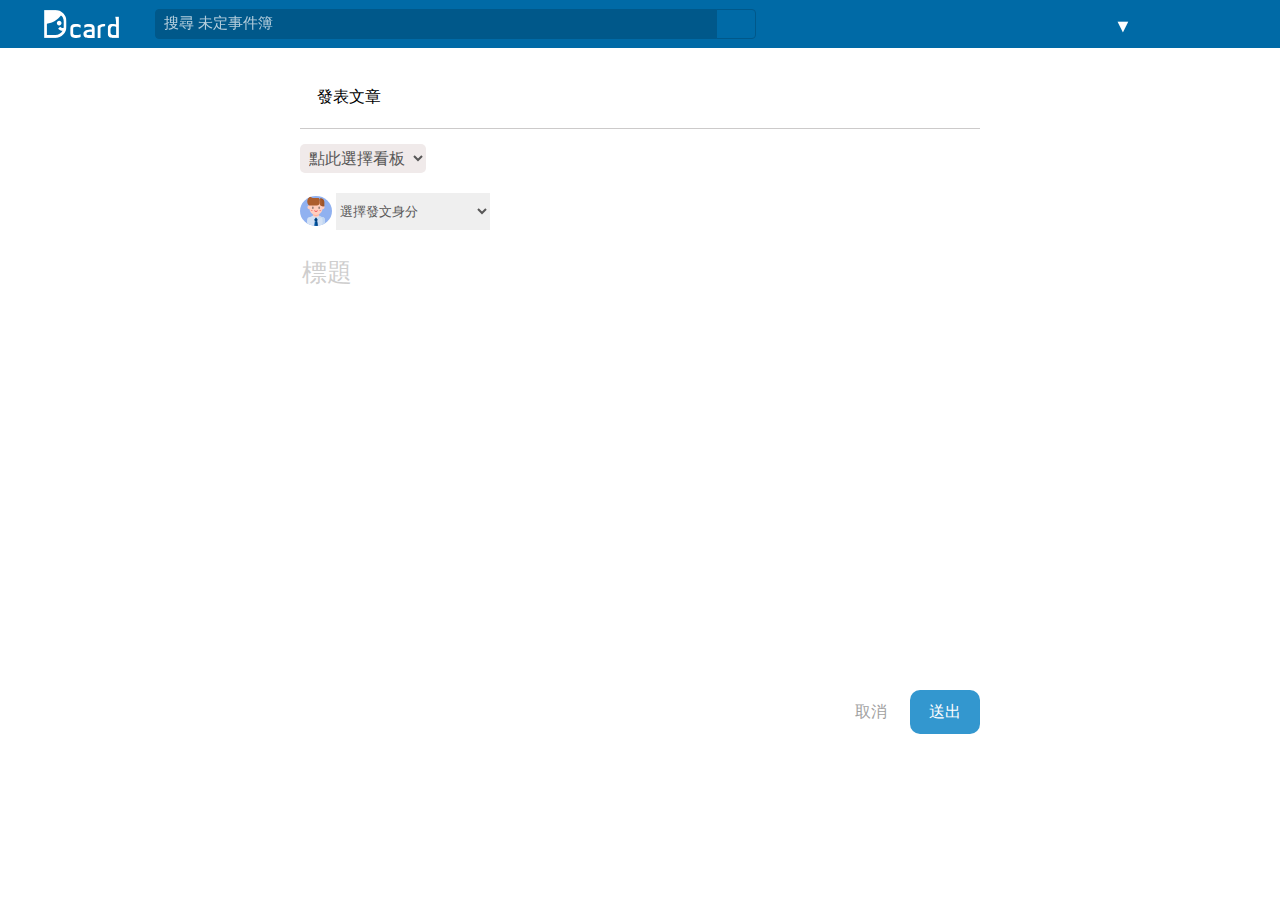
<file: html/post.html>
<!DOCTYPE html>
<html>

<head>
    <meta charset="utf-8" />


    <title>Dcard</title>
    <link href="../css/post.css" rel="stylesheet" />
    <link rel="icon" href="../img/DcardLogoTitle.ico" type="image/x-icon" />
    <script src="../font.js"></script>
    <script type='text/javascript' src='//code.jquery.com/jquery-1.11.0.js'></script>
</head>

<body>
    <!-- 創建外圍容器 -->
    <div class="top-bar-wrapper">
        <!-- 創建內部容器 -->
        <div class="top-bar">
            <!-- 創建左側容器 -->
            <div class="logosearch">
                <!-- 插入logo圖片 -->
                <div class="logo" width: 75px; height: 48px;>
                    <a title="Dcard" class="dcard_logo" href="HomePage.html">
                        <img src="../img/DcardLogo.svg" width: 74.43px height: 28px alt="Dcard">
                    </a>
                </div>
                <!-- 創建搜尋列容器 -->
                <div class="search-wrapper">
                    <form class="search" action="#">
                        <!-- 創建搜尋輸入框 -->
                        <input class="search-inp" type="text" placeholder="搜尋 未定事件簿">
                        <!-- 創建搜尋鈕 -->
                        <button class="search-btn" onclick="">
                            <i class="far fa-search"></i>
                        </button>
                    </form>
                </div>


            </div>
            <!-- 創建top-bar按鈕群組 -->
            <div class="btngroup clearfix">
                <ul>
                    <li>
                        <a href="javascript:;" class="post-btn" title="發文">
                            <i class="fas fa-pen"></i>
                        </a>
                    </li>
                    <li>
                        <a href="javascript:;" class="bell-btn" title="通知">
                            <i class="fas fa-bell"></i>
                        </a>
                    </li>
                    <li>
                        <a href="javascript:;" class="card-btn" title="抽卡">
                            <i class="far fa-file-user"></i>
                        </a>
                    </li>
                    <li>
                        <a href="#" class="mail-btn" title="訊息">
                            <i class="fas fa-envelope"></i>
                        </a>
                    </li>
                    <li>
                        <a href="javascript:;" class="profile-btn" title="個人資料">
                            <i class="fas fa-user"></i>
                        </a>
                    </li>
                    <li class="dropdown">
                        <a href="javascript:void(0)" class="dropbtn" onclick="myFunction()" title="更多">
                            ▼
                        </a>
                        <div class="dropdown-content" id="myDropdown">
                            <a href="index.html" class="logout">登出</a>
                        </div>
                    </li>
                </ul>
            </div>


        </div>
    </div>
    <div class="body-wrapper">
        <div class="body-content">
            <div class="body-top">
                <div class="post-article">
                    發表文章
                </div>
            </div>
            <div class="main-body">
                <form>
                    <select id="select-kbn">
                    <option value=""disabled selected hidden >點此選擇看板</option>
                    <option value="0">感情</option>
                    <option value="1">西斯</option>
                    <option value="2">東海大學</option>
                    </select>
                    <div class="post-status">
                        <!-- male -->
                        <img src="../img/male.svg" alt="" class="post-ststus-male">
                        <!-- female   <img src="../img/female.svg" alt="" class="post-ststus-female"> -->

                        <select id="select-status">
                            <option value=""disabled selected hidden >選擇發文身分</option>
                            <option value="0">東海大學</option>
                            <option value="1">東海大學 資訊工程學系</option>
                        </select>
                    </div>
                    <div class="title-input">
                        <textarea class="title" id="title" placeholder="標題" onkeyup="autogrow(this);"></textarea>
                    </div>
                    <div class="main-post">
                        <textarea class="post" id="post" onkeyup="autogrow(this);"></textarea>
                    </div>
                    <div class="main-btn">
                        <div class="cs-group">
                            <button type="reset" class="cancel-btn" id="cancel-btn" onclick="goBack()">取消</button>
                            <button type="submit" class="submit-btn" onclick="check(); return false;">送出</button>
                        </div>
                    </div>
                </form>
            </div>
        </div>
    </div>
    <script>
        //dropdown btn功能
        function myFunction() {
            document.getElementById("myDropdown").classList.toggle("show");
        }
        window.onclick = function(e) {
            if (!e.target.matches('.dropbtn')) {

                var dropdowns = document.getElementsByClassName("dropdown-content");
                for (var d = 0; d < dropdowns.length; d++) {
                    var openDropdown = dropdowns[d];
                    if (openDropdown.classList.contains('show')) {
                        openDropdown.classList.remove('show');
                    }
                }
            }
        }
    </script>
    <script>
        //textarea自動高度
        function autogrow(textarea) {
            var adjustedHeight = textarea.clientHeight;

            adjustedHeight = Math.max(textarea.scrollHeight, adjustedHeight);
            if (adjustedHeight > textarea.clientHeight) {
                textarea.style.height = adjustedHeight + 'px';
            }

        }
    </script>
    <script>
        //取消回上頁
        function goBack() {
            window.history.back();
        }
    </script>
    <script>
        //表單驗證
        function check() {
            var select_kbn = document.getElementById("select-kbn");
            var select_status = document.getElementById("select-status");
            var title = document.getElementById("title");
            var post = document.getElementById("post");

            if (select_kbn.value == "" || select_status.value == "" || title.value() == "" || post.value() == "") {
                alert("請選擇看板、選擇發文身分、輸入標題、輸入內容");
                return false;
            }
            document.getElementById("main-input-form").submit();
        }
    </script>
</body>

</html>
</file>
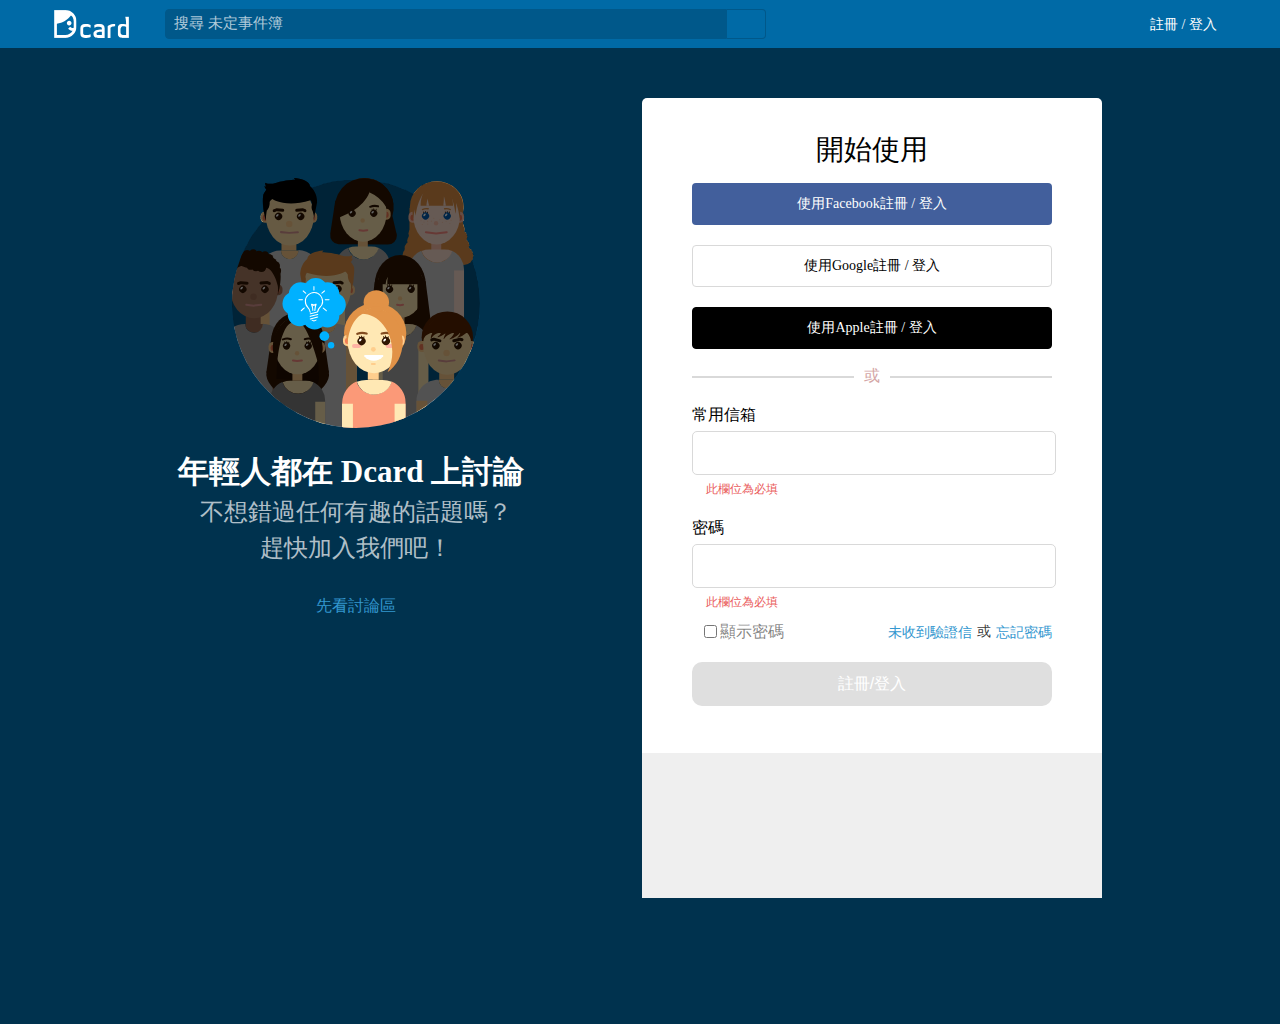
<file: html/RegisterPage.html>
<!DOCTYPE html>
<html lang="en">

<head>
    <meta charset="utf-8" />
    <meta name="viewport" content="width=device-width, initial-scale=1.0">
    <title>註冊 | Dcard</title>
    <link href="../css/RegisterPage.css" rel="stylesheet" />
    <link rel="icon" href="../img/DcardLogoTitle.ico" type="image/x-icon" />
    <script src="../font.js"></script>


</head>

<body>
    <!-- 創建外圍容器 -->
    <div class="top-bar-wrapper">
        <!-- 創建內部容器 -->
        <div class="top-bar">
            <!-- 創建左側容器 -->
            <div class="logosearch">
                <!-- 插入logo圖片 -->
                <div class="logo" width: 75px; height: 48px;>
                    <a title="Dcard" class="dcard_logo" href="RegisterPage.html">
                        <img src="../img/DcardLogo.svg" width: 74.43px height: 28px alt="Dcard">
                    </a>
                </div>
                <!-- 創建搜尋列容器 -->
                <div class="search-wrapper">
                    <form class="search" action="#">
                        <!-- 創建搜尋輸入框 -->
                        <input class="search-inp" type="text" placeholder="搜尋 未定事件簿">
                        <!-- 創建搜尋鈕 -->
                        <button class="search-btn" type="submit">
                        <i class="far fa-search"></i>
                    </button>
                    </form>
                </div>
            </div>
            <div class="register-div">
                <a href="#" class="register" role="button">註冊 / 登入</a>
            </div>
        </div>
    </div>

    <div class="register-wrapper">
        <!-- 創建左側展示區 -->
        <div class="show-content">
            <div class="img-content">
                <img src="../img/contend-img.svg">
                <h1>年輕人都在 Dcard 上討論</h1>
                <p>不想錯過任何有趣的話題嗎？<br>趕快加入我們吧！</p>
                <a>先看討論區</a>

            </div>
            <!-- 創建右側輸入區 -->
            <div class="register-content-wrapper">
                <div class="register-content">
                    <div class="start-use">開始使用</div>
                    <div class="register-area">
                        <!-- 創建三顆登入杻 -->
                        <div class="register-btn">
                            <button type="button" class="fb-register">
                                <i class="fab fa-facebook-square"></i>
                                <div class="use-fb">
                                    使用Facebook註冊 / 登入
                                </div>
                            
                            </button>
                            <button type="button" class="google-register">
                                <i class="fab fa-google"></i>
                                <div class="use-google">
                                    使用Google註冊 / 登入
                                </div>
                            </button>
                            <button type="button" class="apple-register">
                                <i class="fab fa-apple"></i>
                                <div class="use-apple">
                                    使用Apple註冊 / 登入
                                </div>
                            </button>
                        </div>
                        <!-- 中間分隔線 -->
                        <div class="line">
                            <hr size="2px" align="left" width="160px"> 或
                            <hr size="2px" align="right" width="160px">
                        </div>
                        <!-- 輸入帳號密碼區 -->
                        <div class="input-area">
                            <form>
                                <!-- 創建輸入email框 -->
                                <div class="email">
                                    <label class="often-email-border">
                                        <div class="often-email">常用信箱</div>
                                        <div class="email-input">
                                            <input type="email" class="email-border" value="">
                                        </div>
                                        <div class="mustwrite-1">此欄位為必填</div>
                                    </label>
                                </div>
                                <!-- 創建輸入password框 -->
                                <div class="password">
                                    <label class="often-password-border">
                                            <div class="often-password">密碼</div>

                                            <div class="password-input">
                                                <input type="password" class="password-border" id="pwd">
                                            </div>
                                            <div class="mustwrite-2">此欄位為必填</div>
                                        </label>

                                    <div class="show-password-area">
                                        <label class="show-password">
                                            <input type="checkbox" onclick="ShowPwd()" value="">顯示密碼
                                        </label>
                                        <div class="notgetvalidation">未收到驗證信</div>
                                        <div class="or"> 或 </div>
                                        <div class="forget-passowrd" id="updateDetails">忘記密碼</div>
                                    </div>
                                </div>

                                <button type="submit" class="login-submit">註冊/登入</button>
                            </form>
                        </div>
                    </div>

                </div>
                <div class="bottom-background">

                </div>
            </div>
        </div>
    </div>
    <!-- Simple pop-up dialog box containing a form -->
    <dialog id="favDialog" class="dialog">
        <form method="dialog">
            <p>密碼重設驗證信</p>
            <div class="input">
                <label>請輸入你的常用信箱/學校信箱</label><br>
                <input type="email"><br>
            </div>
            <div class="btn">
                <button type="cancel">取消</button>
                <button id="confirmBtn" type="submit">完成</button>
            </div>
        </form>
    </dialog>

    <script>
        function ShowPwd() {
            var x = document.getElementById("pwd");
            if (x.type === "password") {
                x.type = "text";
            } else {
                x.type = "password";
            }
        }


        (function() {
            var updateButton = document.getElementById('updateDetails');
            var favDialog = document.getElementById('favDialog');
            var confirmBtn = document.getElementById('confirmBtn');

            // “Update details” button opens the <dialog> modally
            updateButton.addEventListener('click', function onOpen() {
                if (typeof favDialog.showModal === "function") {
                    favDialog.showModal();
                } else {
                    alert("The dialog API is not supported by this browser");
                }
            });


            // "Confirm" button of form triggers "close" on dialog because of [method="dialog"]
            favDialog.addEventListener('close', function onClose() {

            });
        })();
    </script>


</body>

</html>
</file>
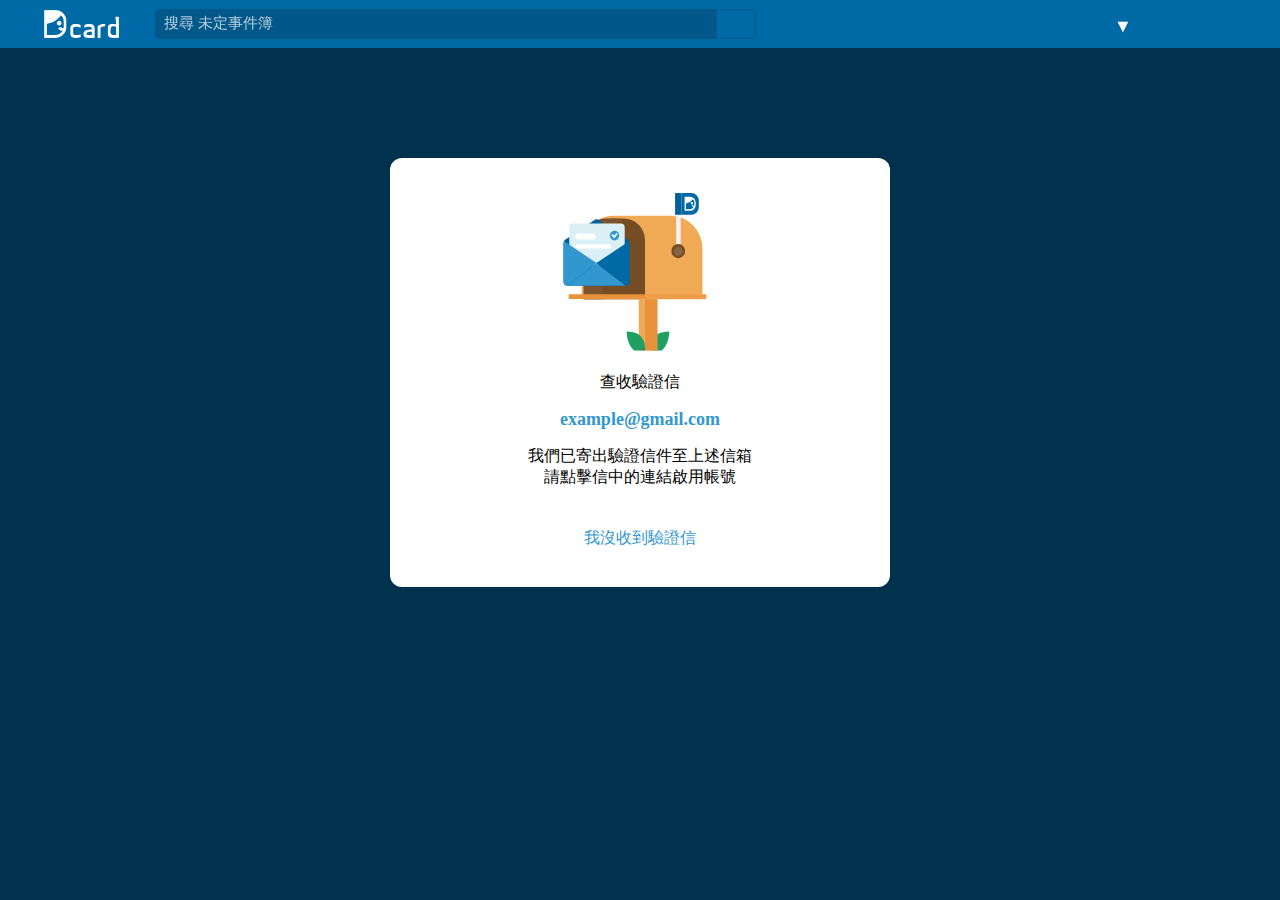
<file: html/sendemail.html>
<!DOCTYPE html>
<html>

<head>
    <meta charset="utf-8" />
    <meta name="viewport" content="width=device-width, initial-scale=1.0">
    <title>Dcard</title>
    <link href="../css/sendemail.css" rel="stylesheet" />
    <link rel="icon" href="../img/DcardLogoTitle.ico" type="image/x-icon" />
    <script src="../font.js"></script>

</head>

<body>

    <!-- 創建外圍容器 -->
    <div class="top-bar-wrapper">
        <!-- 創建內部容器 -->
        <div class="top-bar">
            <!-- 創建左側容器 -->
            <div class="logosearch">
                <!-- 插入logo圖片 -->
                <div class="logo" width: 75px; height: 48px;>
                    <a title="Dcard" class="dcard_logo" href="HomePage.html">
                        <img src="../img/DcardLogo.svg" width: 74.43px height: 28px alt="Dcard">
                    </a>
                </div>
                <!-- 創建搜尋列容器 -->
                <div class="search-wrapper">
                    <form class="search" action="#">
                        <!-- 創建搜尋輸入框 -->
                        <input class="search-inp" type="text" placeholder="搜尋 未定事件簿">
                        <!-- 創建搜尋鈕 -->
                        <button class="search-btn" onclick="">
                            <i class="far fa-search"></i>
                        </button>
                    </form>
                </div>


            </div>

            <div class="btngroup clearfix">
                <ul>
                    <li>
                        <a href="javascript:;" class="post-btn" title="發文">
                            <i class="fas fa-pen"></i>
                        </a>
                    </li>
                    <li>
                        <a href="javascript:;" class="bell-btn" title="通知">
                            <i class="fas fa-bell"></i>
                        </a>
                    </li>
                    <li>
                        <a href="javascript:;" class="card-btn" title="抽卡">
                            <i class="far fa-file-user"></i>
                        </a>
                    </li>
                    <li>
                        <a href="#" class="mail-btn" title="訊息">
                            <i class="fas fa-envelope"></i>
                        </a>
                    </li>
                    <li>
                        <a href="javascript:;" class="profile-btn" title="個人資料">
                            <i class="fas fa-user"></i>
                        </a>
                    </li>
                    <li class="dropdown">
                        <a href="javascript:void(0)" class="dropbtn" onclick="myFunction()" title="更多">
                            ▼
                        </a>
                        <div class="dropdown-content" id="myDropdown">
                            <a href="index.html" class="logout">登出</a>
                        </div>
                    </li>
                </ul>
            </div>



        </div>
    </div>
    <div class="email-wrapper">
        <div class="email-content-container">
            <div class="email-content">
                <img src="../img/email.svg">
                <p>查收驗證信</p>
                <h1 class="example">example@gmail.com</h1>
                <p>我們已寄出驗證信件至上述信箱<br> 請點擊信中的連結啟用帳號
                </p>
                <div class="notget">
                    <a href="#">我沒收到驗證信</a>
                </div>
            </div>
        </div>


    </div>
    <script>
        /* When the user clicks on the button, 
                                                                                                                                                                                                                                                                                                                                                                                                                                                                                                                                                                                                                            toggle between hiding and showing the dropdown content */
        function myFunction() {
            document.getElementById("myDropdown").classList.toggle("show");
        }

        // Close the dropdown if the user clicks outside of it
        window.onclick = function(e) {
            if (!e.target.matches('.dropbtn')) {

                var dropdowns = document.getElementsByClassName("dropdown-content");
                for (var d = 0; d < dropdowns.length; d++) {
                    var openDropdown = dropdowns[d];
                    if (openDropdown.classList.contains('show')) {
                        openDropdown.classList.remove('show');
                    }
                }
            }
        }
    </script>

</body>

</html>
</file>
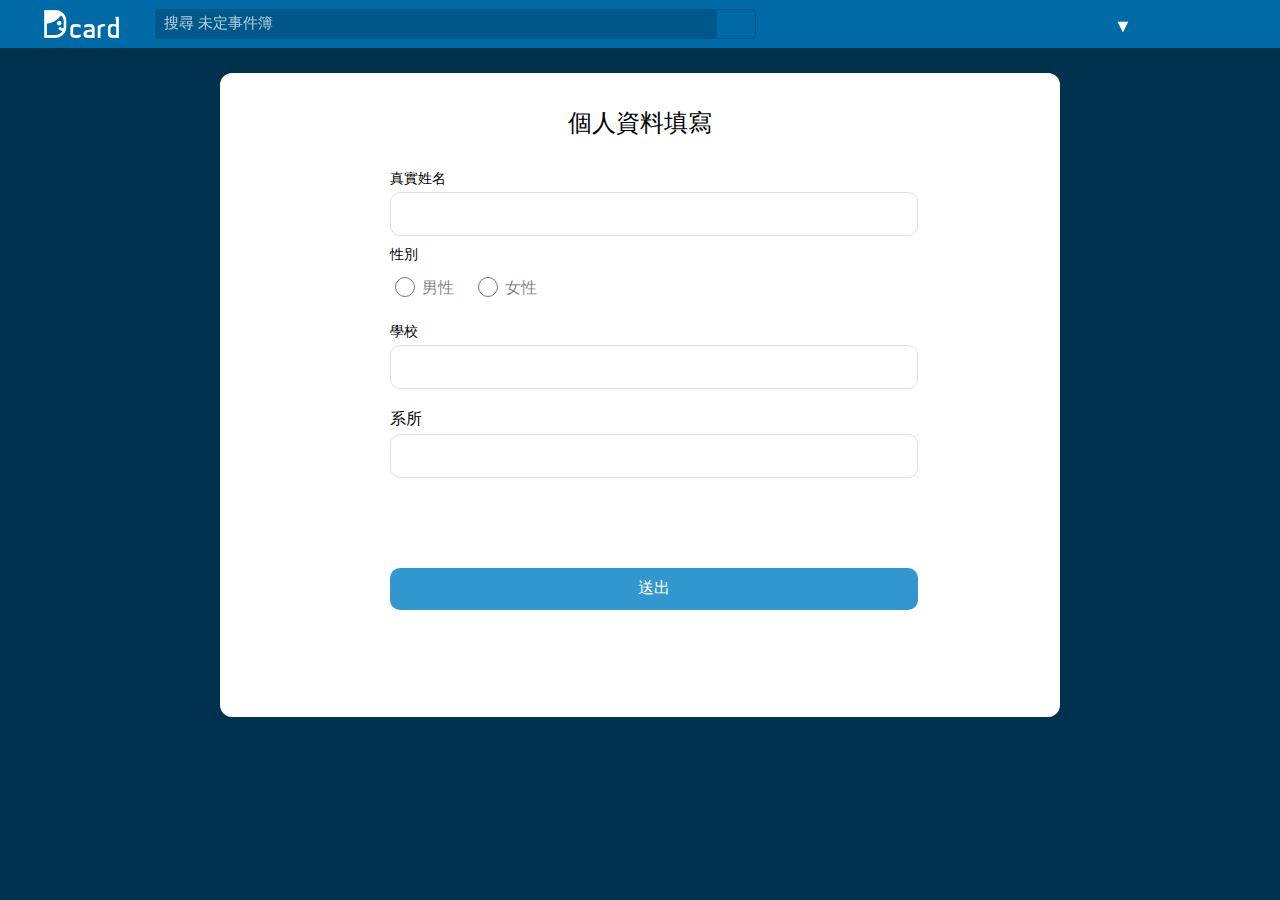
<file: html/userdata.html>
<!DOCTYPE html>
<html>

<head>
    <meta charset="utf-8" />
    <meta name="viewport" content="width=device-width, initial-scale=1.0">
    <title>Dcard</title>
    <link href="../css/userdata.css" rel="stylesheet" />
    <link rel="icon" href="../img/DcardLogoTitle.ico" type="image/x-icon" />
    <script src="../font.js"></script>

</head>

<body>

    <!-- 創建外圍容器 -->
    <div class="top-bar-wrapper">
        <!-- 創建內部容器 -->
        <div class="top-bar">
            <!-- 創建左側容器 -->
            <div class="logosearch">
                <!-- 插入logo圖片 -->
                <div class="logo" width: 75px; height: 48px;>
                    <a title="Dcard" class="dcard_logo" href="HomePage.html">
                        <img src="../img/DcardLogo.svg" width: 74.43px height: 28px alt="Dcard">
                    </a>
                </div>
                <!-- 創建搜尋列容器 -->
                <div class="search-wrapper">
                    <form class="search" action="#">
                        <!-- 創建搜尋輸入框 -->
                        <input class="search-inp" type="text" placeholder="搜尋 未定事件簿">
                        <!-- 創建搜尋鈕 -->
                        <button class="search-btn" onclick="">
                            <i class="far fa-search"></i>
                        </button>
                    </form>
                </div>


            </div>

            <div class="btngroup clearfix">
                <ul>
                    <li>
                        <a href="javascript:;" class="post-btn" title="發文">
                            <i class="fas fa-pen"></i>
                        </a>
                    </li>
                    <li>
                        <a href="javascript:;" class="bell-btn" title="通知">
                            <i class="fas fa-bell"></i>
                        </a>
                    </li>
                    <li>
                        <a href="javascript:;" class="card-btn" title="抽卡">
                            <i class="far fa-file-user"></i>
                        </a>
                    </li>
                    <li>
                        <a href="#" class="mail-btn" title="訊息">
                            <i class="fas fa-envelope"></i>
                        </a>
                    </li>
                    <li>
                        <a href="javascript:;" class="profile-btn" title="個人資料">
                            <i class="fas fa-user"></i>
                        </a>
                    </li>
                    <li class="dropdown">
                        <a href="javascript:void(0)" class="dropbtn" onclick="myFunction()" title="更多">
                            ▼
                        </a>
                        <div class="dropdown-content" id="myDropdown">
                            <a href="index.html" class="logout">登出</a>
                        </div>
                    </li>
                </ul>
            </div>



        </div>
    </div>
    <div class="userdata-wrapper">
        <div class="userdata-container">
            <div class="userdata">
                <div class="top">個人資料填寫</div>
                <form id="main-input-form">
                    <div class="form-container">
                        <div class="real-name">真實姓名</div>
                        <input type="text" class="name-input" placeholder="輸入真實姓名" id="name-input">
                        <div class="sex">性別</div>
                        <input type="radio" name="sex" value="male" class="male" id="male">
                        <div class="boy">男性</div>
                        <input type="radio" name="sex" value="female" class="female" id="female">
                        <div class="girl">女性</div>
                        <div class="college">學校</div>
                        <input type="text" class="college-input" placeholder="輸入學校" id="college-input">
                        <div class="subject">系所</div>
                        <input type="text" class="subject-input" placeholder="輸入系所" id="subject-input">
                        <input type="submit" class="submit" value="送出" onclick="check(); return false;">
                    </div>
                </form>
            </div>
        </div>


    </div>
    <script>
        //dropdown btn功能
        function myFunction() {
            document.getElementById("myDropdown").classList.toggle("show");
        }
        window.onclick = function(e) {
            if (!e.target.matches('.dropbtn')) {

                var dropdowns = document.getElementsByClassName("dropdown-content");
                for (var d = 0; d < dropdowns.length; d++) {
                    var openDropdown = dropdowns[d];
                    if (openDropdown.classList.contains('show')) {
                        openDropdown.classList.remove('show');
                    }
                }
            }
        }
    </script>
    <script>
        //表單驗證
        function check() {
            var name_input = document.getElementById("name-input");
            var male = document.getElementById("male");
            var female = document.getElementById("female");
            var college_input = document.getElementById("college-input");
            var subject_input = document.getElementById("subject-input");

            if (name_input.value == "" || male.checked == false && female.checked == false || college_input.value == "" || subject_input.value == "") {
                alert("請輸入姓名、性別、學校、系所");
                return false;
            }
            document.getElementById("main-input-form").submit();
        }
    </script>
</body>

</html>
</file>
<file: css/style.css>
body {
        margin: 0px;
        overflow: scroll;
        overflow-x: hidden;
        background-color: #00324E;
        position: relative;
    }
    
    .top-bar-wrapper {
        width: 100%;
        background-color: #006AA6;
        height: 48px;
        margin: 0 auto;
    }
    
    .top-bar {
        width: 1280px;
        height: 100%;
        display: flex;
        margin: 0 auto;
        padding: 0px 20px;
        position: relative;
    }
    
    .logosearch {
        width: 880px;
        height: 100%;
        padding: 0px 16px;
        position: relative;
    }
    
    .logo {
        width: 75px;
        height: 48px;
        display: inline-block;
    }
    
    .dcard_logo img {
        margin: 0px auto;
        display: block;
        padding: 10px 0px;
    }
    
    .search-wrapper {
        width: 607px;
        height: 30px;
        padding: 0px 32px 0px 0px;
        display: inline-block;
        top: -9px;
        /* 搭配垂直置中使用 */
        position: relative;
        font-size: 14px;
    }
    
    .search {
        width: 614px;
        height: 30px;
        padding: 0px 32px;
    }
    
    .search-inp {
        width: 562px;
        height: 26px;
        border: 1px solid #00588A;
        border-top-left-radius: 4px;
        border-bottom-left-radius: 4px;
        background-color: #00588A;
        position: absolute;
        top: 0px;
        font-size: 14px;
        color: white;
        font-family: Microsoft JhengHei;
        outline: none;
        padding-left: 8px;
    }
    
    .search-btn {
        width: 40px;
        height: 30px;
        position: absolute;
        top: 0px;
        left: 600px;
        padding: 0px;
        border: 1px solid #00588A;
        border-top-right-radius: 4px;
        border-bottom-right-radius: 4px;
        background-color: #006AA6;
        color: #ffffff;
        /* 輸入框樣式 */
        outline: none;
        font-size: 13px;
    }
    
     ::-webkit-input-placeholder {
        /* Chrome, Safari */
        color: rgba(255, 255, 255, 0.7);
        font-size: 15px;
    }
    
    .post-btn {
        background-color: #006AA6;
        border: none;
        color: #ffffff;
        width: 60px;
        height: 48px;
        font-size: 19.17px;
        left: 15px;
        /* 搭配垂直置中使用 */
        position: relative;
        padding: 0px;
        outline: none;
    }
    
    .bell-btn {
        background-color: #006AA6;
        border: none;
        color: #ffffff;
        width: 60px;
        height: 48px;
        font-size: 19.17px;
        left: 15px;
        /* 搭配垂直置中使用 */
        position: relative;
        outline: none;
        padding: 0px;
    }
    
    .card-btn {
        background-color: #006AA6;
        border: none;
        color: #ffffff;
        width: 60px;
        height: 48px;
        font-size: 19.17px;
        left: 15px;
        /* 搭配垂直置中使用 */
        position: relative;
        outline: none;
        padding: 0px;
    }
    
    .mail-btn {
        background-color: #006AA6;
        border: none;
        color: #ffffff;
        width: 60px;
        height: 48px;
        font-size: 19.17px;
        left: 15px;
        /* 搭配垂直置中使用 */
        position: relative;
        outline: none;
        padding: 0px;
    }
    
    .profile-btn {
        background-color: #006AA6;
        border: none;
        color: #ffffff;
        width: 60px;
        height: 48px;
        font-size: 19.17px;
        left: 15px;
        /* 搭配垂直置中使用 */
        position: relative;
        outline: none;
        padding: 0px;
    }
    
    .arrow-btn {
        background-color: #006AA6;
        border: none;
        color: #ffffff;
        width: 28px;
        height: 48px;
        font-size: 19.17px;
        /* 搭配垂直置中使用 */
        position: relative;
        outline: none;
        padding: 0px;
    }
    
    .postfont,
    .bellfont,
    .mailfont,
    .profilefont,
    .arrowfont,
    .cardfont {
        width: 20px;
        height: 19.16px;
        position: absolute;
        top: 15px;
        text-align: center;
    }
</file>
<file: css/index.css>
/* male色域   background-color: rgb(144, 177, 240);*/


/* female色域 background: rgb(145, 107, 114); */


/* 文字淡黑色 color: rgb(88, 87, 87); */

body {
    margin: 0px;
    background-color: #00324E;
    display: block;
    overflow-y: scroll;
}

.top-bar-wrapper {
    background-color: #006AA6;
    width: 100%;
    top: 0;
    height: 48px;
    margin: 0 auto;
    position: fixed;
    z-index: 1;
}

.top-bar {
    width: 1260px;
    height: 100%;
    margin: auto;
    display: flex;
}

.logosearch {
    width: 880px;
    height: 100%;
    padding: 0px 16px;
    position: relative;
    left: 18px;
}

.logo {
    width: 75px;
    height: 48px;
    display: inline-block;
}

.dcard_logo img {
    margin: 0px auto;
    display: block;
    padding: 10px 0px;
}

.search-wrapper {
    width: 607px;
    height: 30px;
    padding: 0px 32px 0px 0px;
    display: inline-block;
    top: -9px;
    /* 搭配垂直置中使用 */
    position: relative;
    font-size: 14px;
}

.search {
    width: 614px;
    height: 30px;
    padding: 0px 32px;
}

.search-inp {
    width: 86%;
    height: 26px;
    border: 1px solid #00588A;
    border-top-left-radius: 4px;
    border-bottom-left-radius: 4px;
    background-color: #00588A;
    position: absolute;
    top: 0px;
    font-size: 14px;
    color: white;
    font-family: Microsoft JhengHei;
    outline: none;
    padding-left: 8px;
}

.search-btn {
    width: 40px;
    height: 30px;
    position: absolute;
    top: 0px;
    left: 593px;
    padding: 0px;
    border: 1px solid #00588A;
    border-top-right-radius: 4px;
    border-bottom-right-radius: 4px;
    background-color: #006AA6;
    color: #ffffff;
    /* 輸入框樣式 */
    outline: none;
    font-size: 13px;
    cursor: pointer;
}

 ::-webkit-input-placeholder {
    /* Chrome, Safari */
    color: rgba(255, 255, 255, 0.7);
    font-size: 15px;
}

::-webkit-textarea-placeholder {
    /* Chrome, Safari */
    color: rgba(255, 255, 255, 0.7);
    font-size: 15px;
}

.register-div {
    padding-top: 15px;
    margin-left: 200px;
}

.register {
    text-decoration: none;
    color: white;
    font-size: 14px;
}

.show {
    display: block;
}

.body-wrapper {
    width: 100%;
    height: 800px;
    /* 讓register-wrapper遠離topbar */
    margin-top: 48px;
    z-index: 0;
    display: inline-block;
    background-color: transparent;
}

.body-content {
    width: 1260px;
    margin: 0px 119.6px;
    margin: 0 auto;
    background-color: transparent;
    color: blanchedalmond;
    font-size: 50px;
    font-family: 微軟正黑體;
    position: relative;
}

.kanban-list {
    width: 208px;
    background-color: transparent;
}

.all-kanban-link {
    font-size: 16px;
    display: inline-block;
    text-decoration: none;
    color: wheat;
}

.all-kanban {
    width: 198.63px;
    height: 44px;
    color: rgba(255, 255, 255, 0.7);
}

.all-kanban:hover {
    background-color: rgb(14, 41, 58);
}

.all-kanban-container {
    padding-top: 13px;
    padding-left: 20px;
}

#font {
    color: white;
    font-size: 18px;
}

.kanban-container {
    width: 208px;
}

.mylove-kanban {
    width: 179.1px;
    font-size: 14px;
    display: block;
}

.mylove {
    width: 179.1px;
    font-size: 14px;
    height: 44px;
    color: #547688;
    line-height: 50px;
    padding-left: 20px;
}

.kanban-mylove {
    width: 178.636px;
    height: 44px;
    color: rgba(255, 255, 255, 0.7);
    display: inline-block;
    text-decoration: none;
}

.kanban-mylove img {
    border-radius: 50%;
    width: 30px;
    height: 30px;
    position: relative;
    top: 8px;
}

.kanban-text {
    font-size: 16px;
    width: 179.1px;
    height: 44px;
    vertical-align: middle;
    padding-left: 20px;
}

.kanban-text:hover {
    background-color: rgb(14, 41, 58);
}

#font-1 {
    float: right;
    font-size: 20px;
    margin-top: 12px;
}

.article-wrapper {
    position: relative;
    margin-left: 200px;
    background-color: transparent;
    width: 752px;
    height: 800px;
    padding: 20px 0px 0px 0px;
}

.article-area {
    width: 728px;
    min-height: 550px;
    margin: 0px 12px;
    background-color: white;
    border-radius: 4px 4px 4px 4px;
    font-size: 20px;
    color: black;
}

.stop-scrolling {
    overflow: hidden;
}

.top-div {
    width: 608px;
    height: 60px;
    padding-top: 20px;
    padding-left: 60px;
    padding-right: 60px;
    float: left;
    z-index: 2;
    border-bottom: 1px solid rgb(238, 226, 226);
    background-color: white;
    border-top-right-radius: 12px;
    border-top-left-radius: 12px;
}

.top-div div {
    min-width: 40px;
    min-height: 60px;
    padding-left: 16px;
    padding-right: 16px;
    float: left;
    font-size: 16px;
    text-align: center;
}

.all-div:hover {
    background: rgb(250, 236, 236);
    border-radius: 14px;
}

.follow-div:hover {
    background: rgb(250, 236, 236);
    border-radius: 14px;
}

.all {
    top: 20px;
    position: relative;
    text-decoration: none;
    color: black;
}

.follow {
    top: 20px;
    position: relative;
    text-decoration: none;
    color: black;
}

.article-area hr {
    border: 0.5px solid #D9D9D9;
}

.sticky {
    width: 608px;
    height: 60px;
    padding-top: 20px;
    padding-left: 60px;
    padding-right: 60px;
    float: left;
    position: fixed;
    top: 48px;
}

#line {
    width: 726px;
    position: absolute;
    left: 12px;
    top: 90px;
}

.sticky-line {
    width: 726px;
    position: absolute;
    left: 0px !important;
    top: 70px !important;
}

.post-space {
    width: 728px;
    height: 80px;
}

#post-zone {
    /*	margin-left: 100px;
    margin-right: 100px;*/
    height: 157px;
}

.post {
    width: 648px;
    height: 100%;
    margin: 0 auto;
}

.top {
    height: 25px;
    padding-top: 15px;
    width: 608px;
    margin: 0 auto;
    display: inline-block;
}

.sex {
    width: 20px;
    height: 20px;
    display: inline-block;
    vertical-align: middle;
}

.post-male {
    border-radius: 50%;
    background-color: rgb(144, 177, 240);
    width: 20px;
    height: 20px;
}

.post-female {
    border-radius: 50%;
    background-color: rgb(145, 107, 114);
    width: 20px;
    height: 20px;
}

.kanban {
    font-size: 14px;
    display: inline-block;
    vertical-align: middle;
    padding-left: 5px;
    color: #606160;
}

.college {
    font-size: 14px;
    display: inline-block;
    vertical-align: middle;
    color: #606160;
}

.title {
    width: 608px;
    height: 24px;
    padding-top: 10px;
    color: black;
    font-size: 18px;
}

.content {
    width: 608px;
    height: 20px;
    padding-top: 10px;
    color: black;
    font-size: 14px;
    overflow: hidden;
    text-overflow: ellipsis;
    white-space: nowrap;
    display: -webkit-box;
}

.bottom {
    width: 608px;
    height: 20px;
    display: inline-block;
    padding-top: 10px;
    padding-left: 2px;
    vertical-align: middle;
}

.good {
    width: 70px;
    height: 20px;
    display: inline-block;
}

.comment {
    width: 200px;
    height: 20px;
    color: rgb(161, 158, 158);
    font-size: 14px;
    display: inline-block;
}

.modal {
    display: none;
    /* Hidden by default */
    position: fixed;
    /* Stay in place */
    z-index: 10;
    /* Location of the box */
    left: 0;
    top: 0;
    width: 100%;
    /* Full width */
    height: 100%;
    /* Full height */
    overflow: auto;
    overflow-x: hidden;
    /* Enable scroll if needed */
    background-color: rgb(0, 0, 0);
    /* Fallback color */
    background-color: rgba(0, 0, 0, 0.4);
    /* Black w/ opacity */
    padding-right: 20px;
    overflow: hidden;
}


/* Modal Content */

.modal-content {
    background-color: #fefefe;
    margin: auto;
    border: 1px solid #888;
    width: 728px;
    height: 100%;
    box-shadow: none;
    overflow-y: auto;
    overflow-x: hidden;
}


/* The Close Button */

.close {
    color: #aaaaaa;
    float: right;
    font-size: 28px;
    font-weight: bold;
}

.close:hover,
.close:focus {
    color: #000;
    text-decoration: none;
    cursor: pointer;
}

.modal-content header {
    width: 608px;
    height: 40px;
    padding: 40px 60px 22px 60px;
}

.modal-male {
    width: 40px;
    height: 40px;
    background: rgb(144, 177, 240);
    border-radius: 50%;
    vertical-align: middle;
}

.modal-female {
    width: 40px;
    height: 40px;
    background: rgb(145, 107, 114);
    border-radius: 50%;
    vertical-align: middle;
}

.modal-college {
    display: inline-block;
    vertical-align: middle;
    font-size: 16px;
    padding-left: 10px;
    color: #606160;
}

.article-title {
    font-size: 28px;
}

.article-body {
    width: 608px;
    padding: 0px 60px 0px 60px;
}

.article-type-div {
    height: 16px;
    font-size: 14px;
    margin-top: 12px;
}

.time {
    display: inline-block;
    color: rgb(179, 157, 179);
}

.article-type-div a {
    text-decoration: none;
    color: rgb(147, 147, 241);
}

.atricle-span {
    padding-top: 20px;
    padding-bottom: 40px;
    font-size: 16px;
    line-height: 30px;
    color: rgb(88, 87, 87);
}

.heart-area {
    width: 608px;
    height: 36px;
}

.heart-area img {
    width: 20px;
    height: 20px;
    display: inline-block;
    border-radius: 50%;
    vertical-align: middle;
}

.heart-count {
    display: inline-block;
    vertical-align: middle;
    font-size: 18px;
    padding-left: 4px;
    color: rgb(156, 134, 134);
}

.heart {
    padding-top: 4px;
    float: right;
    margin-right: 50px;
    vertical-align: middle;
    color: rgb(207, 207, 207);
    cursor: pointer;
}

.heart:hover {
    color: rgb(255, 66, 66);
}

.heart-click {
    color: rgb(255, 66, 66);
}

.hearted {
    float: right;
    margin-right: 50px;
    color: rgb(207, 207, 207);
    cursor: pointer;
    vertical-align: middle;
    display: none;
}

.hearted img {
    width: 24px;
    height: 24px;
}

.article-comment {
    display: inline-block;
    vertical-align: middle;
    font-size: 18px;
    padding-left: 4px;
    color: rgb(156, 134, 134);
}

.comment-area {
    width: 728px;
    padding: 40px 0px;
    background-color: rgb(253, 242, 242);
}

.all-comment-container {
    padding: 0px 60px;
    width: 608px;
    height: 26.6px;
    color: rgb(122, 103, 103);
    font-size: 16px;
}

.all-comment {
    border-bottom: 1px solid rgb(238, 224, 224);
    padding-bottom: 6px;
}

.comment-area-container {
    width: 608px;
    height: 121px;
    padding: 0px 60px;
}

.comment-area-comment {
    width: 608px;
    height: 88px;
    padding: 16px 0px;
    border-bottom: 1px solid rgb(238, 224, 224);
}

.comment-area-top {
    width: 608px;
    height: 40px;
    display: inline-block;
}

.comment-area-top img {
    width: 40px;
    height: 40px;
    border-radius: 50%;
    background-color: rgb(144, 177, 240);
    display: inline-block;
}

.comment-college-time {
    display: inline-block;
    width: 500px;
    height: 37.6px;
    padding-left: 4px;
}

.comment-college {
    display: inline-block;
    font-size: 16px;
    color: rgb(61, 61, 61);
}

.comment-time {
    font-size: 14px;
    color: rgb(122, 103, 103);
}

.comment-body {
    padding-top: 20px;
    width: 608px;
    font-size: 16px;
    color: rgb(61, 61, 61);
}

.footer {
    width: 100%;
    height: 125px;
    background-color: rgb(253, 242, 242);
}

.reply {
    margin: 0 auto;
    height: 48px;
    width: 100%;
    background-color: transparent;
    position: sticky;
    bottom: 0px;
    right: 0px;
    overflow: hidden;
}

.reply-content {
    height: 48px;
    background-color: white;
    overflow-y: auto;
    padding: 0px 60px;
    vertical-align: middle;
    overflow: hidden;
}

.reply-area {
    position: relative;
    height: 48px;
    padding-top: 8px;
}

.reply-male {
    width: 28px;
    height: 28px;
    background-color: rgb(144, 177, 240);
    border-radius: 50%;
    vertical-align: middle;
}

.reply-female {
    width: 28px;
    height: 28px;
    background-color: rgb(144, 177, 240);
    border-radius: 50%;
    vertical-align: middle;
}

.reply-input {
    font-family: 微軟正黑體;
    font-size: 16px;
    color: rgb(150, 148, 148);
    display: inline-block;
    padding-left: 4px;
    min-width: 550px;
    cursor: text;
}

.enlarge-reply {
    width: 728px !important;
    height: 264px !important;
    border-top: 1.5px solid rgb(221, 220, 220);
}

.enlarge-area {
    width: 100%;
    height: 100%;
    background-color: white;
    display: none;
}

.enlarge-content {
    padding: 0px 60px;
    height: 100%;
}

.top-main-input {
    height: 69px;
    padding: 0px 60px;
    vertical-align: middle;
}

.top-main-input img {
    width: 32px;
    height: 30px;
    background-color: rgb(144, 177, 240);
    border-radius: 50%;
}

.post-status {
    width: 300px;
    height: 36.8px;
    padding: 16px 0px;
}

#select {
    cursor: pointer;
    outline: none;
    display: inline-block;
    vertical-align: middle;
    height: 100%;
    border: 0;
    color: rgb(88, 87, 87);
}

.status-text {
    position: relative;
    top: -8px;
    height: 100%;
    display: inline-block;
    vertical-align: middle;
    color: rgb(88, 87, 87);
    padding-left: 2px;
}

.main-input {
    padding: 0px 60px;
    height: 110px;
}

.reply-input-area {
    height: 100%;
    width: 100%;
    resize: none;
    outline: none;
    line-height: 25px;
    font-size: 16px;
}

.main-btn {
    height: 44px;
    padding: 12px 60px;
}

.cs-group {
    float: right;
}

.submit-btn {}

.cancel-btn {}
</file>
<file: css/AllKanban.css>
/* male色域   background-color: rgb(144, 177, 240);*/


/* female色域 background: rgb(145, 107, 114); */


/* 文字淡黑色 color: rgb(88, 87, 87); */

body {
    margin: 0px;
    background-color: #00324E;
    display: block;
    overflow-y: scroll;
}

.top-bar-wrapper {
    background-color: #006AA6;
    width: 100%;
    top: 0;
    height: 48px;
    margin: 0 auto;
    position: fixed;
    z-index: 1;
}

.top-bar {
    width: 1260px;
    height: 100%;
    margin: auto;
    display: flex;
}

.logosearch {
    width: 880px;
    height: 100%;
    padding: 0px 16px;
    position: relative;
    left: 18px;
}

.logo {
    width: 75px;
    height: 48px;
    display: inline-block;
}

.dcard_logo img {
    margin: 0px auto;
    display: block;
    padding: 10px 0px;
}

.search-wrapper {
    width: 607px;
    height: 30px;
    padding: 0px 32px 0px 0px;
    display: inline-block;
    top: -9px;
    /* 搭配垂直置中使用 */
    position: relative;
    font-size: 14px;
}

.search {
    width: 614px;
    height: 30px;
    padding: 0px 32px;
}

.search-inp {
    width: 86%;
    height: 26px;
    border: 1px solid #00588A;
    border-top-left-radius: 4px;
    border-bottom-left-radius: 4px;
    background-color: #00588A;
    position: absolute;
    top: 0px;
    font-size: 14px;
    color: white;
    font-family: Microsoft JhengHei;
    outline: none;
    padding-left: 8px;
}

.search-btn {
    width: 40px;
    height: 30px;
    position: absolute;
    top: 0px;
    left: 593px;
    padding: 0px;
    border: 1px solid #00588A;
    border-top-right-radius: 4px;
    border-bottom-right-radius: 4px;
    background-color: #006AA6;
    color: #ffffff;
    /* 輸入框樣式 */
    outline: none;
    font-size: 13px;
    cursor: pointer;
}

 ::-webkit-input-placeholder {
    /* Chrome, Safari */
    color: rgba(255, 255, 255, 0.7);
    font-size: 15px;
}

::-webkit-textarea-placeholder {
    /* Chrome, Safari */
    color: rgba(255, 255, 255, 0.7);
    font-size: 15px;
}

.btngroup {
    float: right;
    width: 390px;
    line-height: 10px;
    margin-left: 20px;
}

.btngroup ul li {
    float: left;
    list-style: none;
}

.post-btn,
.bell-btn,
.mail-btn,
.profile-btn,
.card-btn,
.dropbtn {
    font-size: 18px;
    color: white;
    margin-right: 35px;
}

.dropbtn {
    position: absolute;
    text-decoration: none;
    top: 21px;
    position: fixed;
}

li.dropdown {
    display: inline-block;
    position: fixed;
}

.dropdown-content {
    position: relative;
    background-color: #f9f9f9;
    min-width: 80px;
    border-radius: 12px;
    left: -50px;
    top: 31px;
    display: none;
    z-index: 1;
}

.logout {
    padding: 15px 12px;
    text-decoration: none;
    display: block;
    text-align: left;
    font-size: 14px;
    font-family: Microsoft JhengHei;
    color: rgba(0, 0, 0, 0.75);
}

.show {
    display: block;
}

.body-wrapper {
    width: 100%;
    height: 800px;
    /* 讓register-wrapper遠離topbar */
    margin-top: 48px;
    z-index: 0;
    display: inline-block;
    background-color: transparent;
}

.body-content {
    width: 1260px;
    margin: 0px 119.6px;
    margin: 0 auto;
    background-color: transparent;
    color: blanchedalmond;
    font-size: 50px;
    font-family: 微軟正黑體;
    position: relative;
}

.kanban-list {
    width: 208px;
    background-color: transparent;
}

.all-kanban-link {
    font-size: 16px;
    display: inline-block;
    text-decoration: none;
    color: wheat;
}

.all-kanban {
    width: 198.63px;
    height: 44px;
    color: rgba(255, 255, 255, 0.7);
}

.all-kanban:hover {
    background-color: rgb(14, 41, 58);
}

.all-kanban-container {
    padding-top: 13px;
    padding-left: 20px;
}

#font {
    color: white;
    font-size: 18px;
}

.kanban-container {
    width: 208px;
}

.mylove-kanban {
    width: 179.1px;
    font-size: 14px;
    display: block;
}

.mylove {
    width: 179.1px;
    font-size: 14px;
    height: 44px;
    color: #547688;
    line-height: 50px;
    padding-left: 20px;
}

.kanban-mylove {
    width: 178.636px;
    height: 44px;
    color: rgba(255, 255, 255, 0.7);
    display: inline-block;
    text-decoration: none;
}

.kanban-mylove img {
    border-radius: 50%;
    width: 30px;
    height: 30px;
    position: relative;
    top: 8px;
}

.kanban-text {
    font-size: 16px;
    width: 179.1px;
    height: 44px;
    vertical-align: middle;
    padding-left: 20px;
}

.kanban-text:hover {
    background-color: rgb(14, 41, 58);
}

#font-1 {
    float: right;
    font-size: 20px;
    margin-top: 12px;
}

.article-wrapper {
    position: relative;
    margin-left: 200px;
    background-color: transparent;
    width: 752px;
    padding: 20px 0px 0px 0px;
}

.article-area {
    width: 648px;
    min-height: 550px;
    margin: 0px 12px;
    background-color: white;
    border-radius: 4px 4px 4px 4px;
    font-size: 20px;
    color: black;
    padding: 40px;
}

.main-all-kanban {
    width: 606px;
    padding: 20px;
    height: 500px;
    border: 1px solid rgb(223, 222, 222);
    border-radius: 4px;
}

.all-kanban-font {
    font-size: 14px;
    color: gray;
}

.kaban-allist {
    width: 100%;
    height: 87px;
    border-bottom: solid 1px rgb(223, 222, 222);
}

.kanban-container {
    width: 100%;
    padding-top: 20px;
}

.main-all-kanban a {
    text-decoration: none;
    color: black;
}

.kanban-allist-img {
    border-radius: 50%;
    width: 48px;
    height: 48px;
    display: inline-block;
    vertical-align: middle;
}

.kanban-name {
    padding: 0px 20px;
    font-size: 16px;
    display: inline-block;
}

.follow {
    float: right;
    position: relative;
    top: 10px;
}
</file>
<file: css/HomePage.css>
/* male色域   background-color: rgb(144, 177, 240);*/


/* female色域 background: rgb(145, 107, 114); */


/* 文字淡黑色 color: rgb(88, 87, 87); */

body {
    margin: 0px;
    background-color: #00324E;
    display: block;
    overflow-y: scroll;
}

.top-bar-wrapper {
    background-color: #006AA6;
    width: 100%;
    top: 0;
    height: 48px;
    margin: 0 auto;
    position: fixed;
    z-index: 1;
}

.top-bar {
    width: 1260px;
    height: 100%;
    margin: auto;
    display: flex;
}

.logosearch {
    width: 880px;
    height: 100%;
    padding: 0px 16px;
    position: relative;
    left: 18px;
}

.logo {
    width: 75px;
    height: 48px;
    display: inline-block;
}

.dcard_logo img {
    margin: 0px auto;
    display: block;
    padding: 10px 0px;
}

.search-wrapper {
    width: 607px;
    height: 30px;
    padding: 0px 32px 0px 0px;
    display: inline-block;
    top: -9px;
    /* 搭配垂直置中使用 */
    position: relative;
    font-size: 14px;
}

.search {
    width: 614px;
    height: 30px;
    padding: 0px 32px;
}

.search-inp {
    width: 86%;
    height: 26px;
    border: 1px solid #00588A;
    border-top-left-radius: 4px;
    border-bottom-left-radius: 4px;
    background-color: #00588A;
    position: absolute;
    top: 0px;
    font-size: 14px;
    color: white;
    font-family: Microsoft JhengHei;
    outline: none;
    padding-left: 8px;
}

.search-btn {
    width: 40px;
    height: 30px;
    position: absolute;
    top: 0px;
    left: 593px;
    padding: 0px;
    border: 1px solid #00588A;
    border-top-right-radius: 4px;
    border-bottom-right-radius: 4px;
    background-color: #006AA6;
    color: #ffffff;
    /* 輸入框樣式 */
    outline: none;
    font-size: 13px;
    cursor: pointer;
}

 ::-webkit-input-placeholder {
    /* Chrome, Safari */
    color: rgba(255, 255, 255, 0.7);
    font-size: 15px;
}

::-webkit-textarea-placeholder {
    /* Chrome, Safari */
    color: rgba(255, 255, 255, 0.7);
    font-size: 15px;
}

.btngroup {
    float: right;
    width: 390px;
    line-height: 10px;
    margin-left: 20px;
}

.btngroup ul li {
    float: left;
    list-style: none;
}

.post-btn,
.bell-btn,
.mail-btn,
.profile-btn,
.card-btn,
.dropbtn {
    font-size: 18px;
    color: white;
    margin-right: 35px;
}

.dropbtn {
    position: absolute;
    text-decoration: none;
    top: 21px;
    position: fixed;
}

li.dropdown {
    display: inline-block;
    position: fixed;
}

.dropdown-content {
    position: relative;
    background-color: #f9f9f9;
    min-width: 80px;
    border-radius: 12px;
    left: -50px;
    top: 31px;
    display: none;
    z-index: 1;
}

.logout {
    padding: 15px 12px;
    text-decoration: none;
    display: block;
    text-align: left;
    font-size: 14px;
    font-family: Microsoft JhengHei;
    color: rgba(0, 0, 0, 0.75);
}

.show {
    display: block;
}

.body-wrapper {
    width: 100%;
    height: 800px;
    /* 讓register-wrapper遠離topbar */
    margin-top: 48px;
    z-index: 0;
    display: inline-block;
    background-color: transparent;
}

.body-content {
    width: 1260px;
    margin: 0px 119.6px;
    margin: 0 auto;
    background-color: transparent;
    color: blanchedalmond;
    font-size: 50px;
    font-family: 微軟正黑體;
    position: relative;
}

.kanban-list {
    width: 208px;
    background-color: transparent;
}

.all-kanban-link {
    font-size: 16px;
    display: inline-block;
    text-decoration: none;
    color: wheat;
}

.all-kanban {
    width: 198.63px;
    height: 44px;
    color: rgba(255, 255, 255, 0.7);
}

.all-kanban:hover {
    background-color: rgb(14, 41, 58);
}

.all-kanban-container {
    padding-top: 13px;
    padding-left: 20px;
}

#font {
    color: white;
    font-size: 18px;
}

.kanban-container {
    width: 208px;
}

.mylove-kanban {
    width: 179.1px;
    font-size: 14px;
    display: block;
}

.mylove {
    width: 179.1px;
    font-size: 14px;
    height: 44px;
    color: #547688;
    line-height: 50px;
    padding-left: 20px;
}

.kanban-mylove {
    width: 178.636px;
    height: 44px;
    color: rgba(255, 255, 255, 0.7);
    display: inline-block;
    text-decoration: none;
}

.kanban-mylove img {
    border-radius: 50%;
    width: 30px;
    height: 30px;
    position: relative;
    top: 8px;
}

.kanban-text {
    font-size: 16px;
    width: 179.1px;
    height: 44px;
    vertical-align: middle;
    padding-left: 20px;
}

.kanban-text:hover {
    background-color: rgb(14, 41, 58);
}

#font-1 {
    float: right;
    font-size: 20px;
    margin-top: 12px;
}

.article-wrapper {
    position: relative;
    margin-left: 200px;
    background-color: transparent;
    width: 752px;
    height: 800px;
    padding: 20px 0px 0px 0px;
}

.article-area {
    width: 728px;
    min-height: 550px;
    margin: 0px 12px;
    background-color: white;
    border-radius: 4px 4px 4px 4px;
    font-size: 20px;
    color: black;
}

.stop-scrolling {
    overflow: hidden;
}

.top-div {
    width: 608px;
    height: 60px;
    padding-top: 20px;
    padding-left: 60px;
    padding-right: 60px;
    float: left;
    z-index: 2;
    border-bottom: 1px solid rgb(238, 226, 226);
    background-color: white;
    border-top-right-radius: 12px;
    border-top-left-radius: 12px;
}

.top-div div {
    min-width: 40px;
    min-height: 60px;
    padding-left: 16px;
    padding-right: 16px;
    float: left;
    font-size: 16px;
    text-align: center;
}

.all-div:hover {
    background: rgb(250, 236, 236);
    border-radius: 14px;
}

.follow-div:hover {
    background: rgb(250, 236, 236);
    border-radius: 14px;
}

.all {
    top: 20px;
    position: relative;
    text-decoration: none;
    color: black;
}

.follow {
    top: 20px;
    position: relative;
    text-decoration: none;
    color: black;
}

.article-area hr {
    border: 0.5px solid #D9D9D9;
}

.sticky {
    width: 608px;
    height: 60px;
    padding-top: 20px;
    padding-left: 60px;
    padding-right: 60px;
    float: left;
    position: fixed;
    top: 48px;
}

#line {
    width: 726px;
    position: absolute;
    left: 12px;
    top: 90px;
}

.sticky-line {
    width: 726px;
    position: absolute;
    left: 0px !important;
    top: 70px !important;
}

.post-space {
    width: 728px;
    height: 80px;
}

#post-zone {
    /*	margin-left: 100px;
    margin-right: 100px;*/
    height: 157px;
}

.post {
    width: 648px;
    height: 100%;
    margin: 0 auto;
}

.top {
    height: 25px;
    padding-top: 15px;
    width: 608px;
    margin: 0 auto;
    display: inline-block;
}

.sex {
    width: 20px;
    height: 20px;
    display: inline-block;
    vertical-align: middle;
}

.post-male {
    border-radius: 50%;
    background-color: rgb(144, 177, 240);
    width: 20px;
    height: 20px;
}

.post-female {
    border-radius: 50%;
    background-color: rgb(145, 107, 114);
    width: 20px;
    height: 20px;
}

.kanban {
    font-size: 14px;
    display: inline-block;
    vertical-align: middle;
    padding-left: 5px;
    color: #606160;
}

.college {
    font-size: 14px;
    display: inline-block;
    vertical-align: middle;
    color: #606160;
}

.title {
    width: 608px;
    height: 24px;
    padding-top: 10px;
    color: black;
    font-size: 18px;
}

.content {
    width: 608px;
    height: 20px;
    padding-top: 10px;
    color: black;
    font-size: 14px;
    overflow: hidden;
    text-overflow: ellipsis;
    white-space: nowrap;
    display: -webkit-box;
}

.bottom {
    width: 608px;
    height: 20px;
    display: inline-block;
    padding-top: 10px;
    padding-left: 2px;
    vertical-align: middle;
}

.good {
    width: 70px;
    height: 20px;
    display: inline-block;
}

.comment {
    width: 200px;
    height: 20px;
    color: rgb(161, 158, 158);
    font-size: 14px;
    display: inline-block;
}

.modal {
    display: none;
    /* Hidden by default */
    position: fixed;
    /* Stay in place */
    z-index: 10;
    /* Location of the box */
    left: 0;
    top: 0;
    width: 100%;
    /* Full width */
    height: 100%;
    /* Full height */
    overflow: auto;
    overflow-x: hidden;
    /* Enable scroll if needed */
    background-color: rgb(0, 0, 0);
    /* Fallback color */
    background-color: rgba(0, 0, 0, 0.4);
    /* Black w/ opacity */
    padding-right: 20px;
    overflow: hidden;
}


/* Modal Content */

.modal-content {
    background-color: #fefefe;
    margin: auto;
    border: 1px solid #888;
    width: 728px;
    height: 100%;
    box-shadow: none;
    overflow-y: auto;
    overflow-x: hidden;
}


/* The Close Button */

.close {
    color: #aaaaaa;
    float: right;
    font-size: 28px;
    font-weight: bold;
}

.close:hover,
.close:focus {
    color: #000;
    text-decoration: none;
    cursor: pointer;
}

.modal-content header {
    width: 608px;
    height: 40px;
    padding: 40px 60px 22px 60px;
}

.modal-male {
    width: 40px;
    height: 40px;
    background: rgb(144, 177, 240);
    border-radius: 50%;
    vertical-align: middle;
}

.modal-female {
    width: 40px;
    height: 40px;
    background: rgb(145, 107, 114);
    border-radius: 50%;
    vertical-align: middle;
}

.modal-college {
    display: inline-block;
    vertical-align: middle;
    font-size: 16px;
    padding-left: 10px;
    color: #606160;
}

.article-title {
    font-size: 28px;
}

.article-body {
    width: 608px;
    padding: 0px 60px 0px 60px;
}

.article-type-div {
    height: 16px;
    font-size: 14px;
    margin-top: 12px;
}

.time {
    display: inline-block;
    color: rgb(179, 157, 179);
}

.article-type-div a {
    text-decoration: none;
    color: rgb(147, 147, 241);
}

.atricle-span {
    padding-top: 20px;
    padding-bottom: 40px;
    font-size: 16px;
    line-height: 30px;
    color: rgb(88, 87, 87);
}

.heart-area {
    width: 608px;
    height: 36px;
}

.heart-area img {
    width: 20px;
    height: 20px;
    display: inline-block;
    border-radius: 50%;
    vertical-align: middle;
}

.heart-count {
    display: inline-block;
    vertical-align: middle;
    font-size: 18px;
    padding-left: 4px;
    color: rgb(156, 134, 134);
}

.heart {
    padding-top: 4px;
    float: right;
    margin-right: 50px;
    vertical-align: middle;
    color: rgb(207, 207, 207);
    cursor: pointer;
}

.heart:hover {
    color: rgb(255, 66, 66);
}

.heart-click {
    color: rgb(255, 66, 66);
}

.hearted {
    float: right;
    margin-right: 50px;
    color: rgb(207, 207, 207);
    cursor: pointer;
    vertical-align: middle;
    display: none;
}

.hearted img {
    width: 24px;
    height: 24px;
}

.article-comment {
    display: inline-block;
    vertical-align: middle;
    font-size: 18px;
    padding-left: 4px;
    color: rgb(156, 134, 134);
}

.comment-area {
    width: 728px;
    padding: 40px 0px;
    background-color: rgb(253, 242, 242);
}

.all-comment-container {
    padding: 0px 60px;
    width: 608px;
    height: 26.6px;
    color: rgb(122, 103, 103);
    font-size: 16px;
}

.all-comment {
    border-bottom: 1px solid rgb(238, 224, 224);
    padding-bottom: 6px;
}

.comment-area-container {
    width: 608px;
    height: 121px;
    padding: 0px 60px;
}

.comment-area-comment {
    width: 608px;
    height: 88px;
    padding: 16px 0px;
    border-bottom: 1px solid rgb(238, 224, 224);
}

.comment-area-top {
    width: 608px;
    height: 40px;
    display: inline-block;
}

.comment-area-top img {
    width: 40px;
    height: 40px;
    border-radius: 50%;
    background-color: rgb(144, 177, 240);
    display: inline-block;
}

.comment-college-time {
    display: inline-block;
    width: 500px;
    height: 37.6px;
    padding-left: 4px;
}

.comment-college {
    display: inline-block;
    font-size: 16px;
    color: rgb(61, 61, 61);
}

.comment-time {
    font-size: 14px;
    color: rgb(122, 103, 103);
}

.comment-body {
    padding-top: 20px;
    width: 608px;
    font-size: 16px;
    color: rgb(61, 61, 61);
}

.footer {
    width: 100%;
    height: 125px;
    background-color: rgb(253, 242, 242);
}

.reply {
    margin: 0 auto;
    height: 48px;
    width: 100%;
    background-color: transparent;
    position: sticky;
    bottom: 0px;
    right: 0px;
    overflow: hidden;
}

.reply-content {
    height: 48px;
    background-color: white;
    overflow-y: auto;
    padding: 0px 60px;
    vertical-align: middle;
    overflow: hidden;
}

.reply-area {
    position: relative;
    height: 48px;
    padding-top: 8px;
}

.reply-male {
    width: 28px;
    height: 28px;
    background-color: rgb(144, 177, 240);
    border-radius: 50%;
    vertical-align: middle;
}

.reply-female {
    width: 28px;
    height: 28px;
    background-color: rgb(144, 177, 240);
    border-radius: 50%;
    vertical-align: middle;
}

.reply-input {
    font-family: 微軟正黑體;
    font-size: 16px;
    color: rgb(150, 148, 148);
    display: inline-block;
    padding-left: 4px;
    min-width: 550px;
    cursor: text;
}

.enlarge-reply {
    width: 728px !important;
    height: 264px !important;
    border-top: 1.5px solid rgb(221, 220, 220);
}

.enlarge-area {
    width: 100%;
    height: 100%;
    background-color: white;
    display: none;
}

.enlarge-content {
    padding: 0px 60px;
    height: 100%;
}

.top-main-input {
    height: 69px;
    padding: 0px 60px;
    vertical-align: middle;
}

.top-main-input img {
    width: 32px;
    height: 30px;
    background-color: rgb(144, 177, 240);
    border-radius: 50%;
}

.post-status {
    width: 300px;
    height: 36.8px;
    padding: 16px 0px;
}

#select {
    cursor: pointer;
    outline: none;
    display: inline-block;
    vertical-align: middle;
    height: 100%;
    border: 0;
    color: rgb(88, 87, 87);
}

.status-text {
    position: relative;
    top: -8px;
    height: 100%;
    display: inline-block;
    vertical-align: middle;
    color: rgb(88, 87, 87);
    padding-left: 2px;
}

.main-input {
    padding: 0px 60px;
    height: 110px;
}

.reply-input-area {
    height: 100%;
    width: 100%;
    resize: none;
    outline: none;
    line-height: 25px;
    font-size: 16px;
}

.main-btn {
    height: 44px;
    padding: 12px 60px;
}

.cs-group {
    float: right;
}

.submit-btn {}

.cancel-btn {}
</file>
<file: css/post.css>
/* male色域   background-color: rgb(144, 177, 240);*/


/* female色域 background: rgb(145, 107, 114); */


/* 文字淡黑色 color: rgb(88, 87, 87); */

html.noscroll {
    position: fixed;
    overflow-y: scroll;
    width: 100%;
}

.clearfix:before,
.clearfix:after {
    content: "";
    display: table;
}

.clearfix:after {
    clear: both;
}

.clearfix {
    *zoom: 1;
    /*For IE 6&7 only*/
}

body {
    margin: 0px;
    background-color: white;
    display: block;
}

.top-bar-wrapper {
    background-color: #006AA6;
    width: 100%;
    top: 0;
    height: 48px;
    margin: 0 auto;
    position: fixed;
    z-index: 1;
}

.top-bar {
    width: 1260px;
    height: 100%;
    margin: auto;
    display: flex;
}

.logosearch {
    width: 880px;
    height: 100%;
    padding: 0px 16px;
    position: relative;
    left: 18px;
}

.logo {
    width: 75px;
    height: 48px;
    display: inline-block;
}

.dcard_logo img {
    margin: 0px auto;
    display: block;
    padding: 10px 0px;
}

.search-wrapper {
    width: 607px;
    height: 30px;
    padding: 0px 32px 0px 0px;
    display: inline-block;
    top: -9px;
    /* 搭配垂直置中使用 */
    position: relative;
    font-size: 14px;
}

.search {
    width: 614px;
    height: 30px;
    padding: 0px 32px;
}

.search-inp {
    width: 86%;
    height: 26px;
    border: 1px solid #00588A;
    border-top-left-radius: 4px;
    border-bottom-left-radius: 4px;
    background-color: #00588A;
    position: absolute;
    top: 0px;
    font-size: 14px;
    color: white;
    font-family: Microsoft JhengHei;
    outline: none;
    padding-left: 8px;
}

.search-btn {
    width: 40px;
    height: 30px;
    position: absolute;
    top: 0px;
    left: 593px;
    padding: 0px;
    border: 1px solid #00588A;
    border-top-right-radius: 4px;
    border-bottom-right-radius: 4px;
    background-color: #006AA6;
    color: #ffffff;
    /* 輸入框樣式 */
    outline: none;
    font-size: 13px;
    cursor: pointer;
}

 ::-webkit-input-placeholder {
    /* Chrome, Safari */
    color: rgba(255, 255, 255, 0.7);
    font-size: 15px;
}

.btngroup {
    float: right;
    width: 390px;
    line-height: 10px;
    margin-left: 20px;
}

.btngroup ul li {
    float: left;
    list-style: none;
}

.post-btn,
.bell-btn,
.mail-btn,
.profile-btn,
.card-btn,
.dropbtn {
    font-size: 18px;
    color: white;
    margin-right: 35px;
}

.dropbtn {
    position: absolute;
    text-decoration: none;
    top: 21px;
    position: fixed;
}

li.dropdown {
    display: inline-block;
    position: fixed;
}

.dropdown-content {
    position: relative;
    background-color: #f9f9f9;
    min-width: 80px;
    border-radius: 12px;
    left: -50px;
    top: 31px;
    display: none;
    z-index: 1;
}

.logout {
    padding: 15px 12px;
    text-decoration: none;
    display: block;
    text-align: left;
    font-size: 14px;
    font-family: Microsoft JhengHei;
    color: rgba(0, 0, 0, 0.75);
}

.show {
    display: block;
}

.body-wrapper {
    width: 100%;
    /* 讓register-wrapper遠離topbar */
    margin-top: 48px;
    z-index: 0;
    display: inline-block;
    background-color: white;
}

.body-content {
    min-width: 1060px;
    padding-top: 20px;
    padding-left: 80px;
    padding-right: 80px;
    margin: 0 auto;
}

.body-top {
    width: 680px;
    height: 60px;
    margin: 0 auto;
    border-bottom: 1.5px solid rgb(204, 202, 202);
}

.post-article {
    height: 20px;
    padding: 19px 17px;
    width: 64px;
}

.main-body {
    width: 680px;
    margin: 0 auto;
}

#select-kbn {
    font-size: 16px;
    outline: none;
    border-style: none;
    background-color: rgb(240, 234, 234);
    border-radius: 5px;
    margin-top: 15px;
    padding: 5px;
    cursor: pointer;
    color: rgb(88, 87, 87);
}

.post-status {
    width: 100%;
    display: inline-block;
    vertical-align: middle;
    height: 36.8px;
    margin-top: 20px;
}


/* 男生 */

.post-ststus-male {
    width: 32px;
    height: 30px;
    background-color: rgb(144, 177, 240);
    border-radius: 50%;
    display: inline-block;
    vertical-align: middle;
}


/* 女生 */

.post-ststus-female {
    width: 32px;
    height: 30px;
    background: rgb(145, 107, 114);
    border-radius: 50%;
    display: inline-block;
    vertical-align: middle;
}

#select-status {
    display: inline-block;
    outline: none;
    border-style: none;
    vertical-align: middle;
    height: 100%;
    cursor: pointer;
    color: rgb(88, 87, 87);
}

textarea::placeholder {
    color: rgba(185, 184, 184, 0.7);
    font-size: 25px;
    align-items: center;
}

.title-input {
    width: 100%;
    margin-top: 24px;
}

.title {
    width: 100%;
    height: 40px;
    outline: none;
    border-style: none;
    font-size: 28px;
    resize: none;
    overflow: hidden;
}

.main-post {
    width: 680px;
    height: 352.6px;
    margin-top: 16px;
}

.post {
    width: 100%;
    height: 100%;
    outline: none;
    border-style: none;
    font-size: 18px;
    resize: none;
    overflow: hidden;
    color: rgb(88, 87, 87);
}

.main-btn {
    height: 68px;
    padding-top: 20px;
}

.cs-group {
    vertical-align: middle;
    float: right;
}

.cancel-btn {
    color: rgb(161, 161, 161);
    background-color: transparent;
    border-style: none;
    border-radius: 10px;
    height: 44px;
    width: 60px;
    cursor: pointer;
    font-size: 16px;
    outline: none;
}

.submit-btn {
    color: white;
    border-radius: 10px;
    background-color: #3397CF;
    height: 44px;
    width: 70px;
    cursor: pointer;
    border-style: none;
    font-size: 16px;
    margin-left: 5px;
    outline: none;
}

.submit-btn:hover {
    background-color: #3da9e7;
}
</file>
<file: css/RegisterPage.css>
body {
    margin: 0px;
    background-color: #00324E;
    display: block;
}

.top-bar-wrapper {
    background-color: #006AA6;
    width: 100%;
    top: 0;
    height: 48px;
    margin: 0 auto;
    overflow: hidden;
    position: fixed;
}

.top-bar {
    width: 1280px;
    height: 100%;
    display: flex;
    margin: auto;
    padding: 0px 20px;
}

.logosearch {
    width: 880px;
    height: 100%;
    padding: 0px 16px;
    position: relative;
    margin-left: 18px;
}

.logo {
    width: 75px;
    height: 48px;
    display: inline-block;
}

.dcard_logo img {
    margin: 0px auto;
    display: block;
    padding: 10px 0px;
}

.search-wrapper {
    width: 607px;
    height: 30px;
    padding: 0px 32px 0px 0px;
    display: inline-block;
    top: -9px;
    /* 搭配垂直置中使用 */
    position: relative;
    font-size: 14px;
}

.search {
    width: 614px;
    height: 30px;
    padding: 0px 32px;
}

.search-inp {
    width: 550px;
    height: 26px;
    border: 1px solid #00588A;
    border-top-left-radius: 4px;
    border-bottom-left-radius: 4px;
    background-color: #00588A;
    position: absolute;
    top: 0px;
    font-size: 14px;
    color: white;
    font-family: Microsoft JhengHei;
    outline: none;
    margin-left: 0px;
    padding-left: 8px;
}

.search-btn {
    width: 39px;
    height: 30px;
    position: absolute;
    top: 0px;
    left: 594px;
    padding: 0px;
    border: 1px solid #00588A;
    border-top-right-radius: 4px;
    border-bottom-right-radius: 4px;
    background-color: #006AA6;
    color: #ffffff;
    /* 輸入框樣式 */
    outline: none;
    font-size: 13px;
    cursor: pointer;
    border-left: none;
}

 ::-webkit-input-placeholder {
    /* Chrome, Safari */
    color: rgba(255, 255, 255, 0.7);
    font-size: 15px;
}

.register-div {
    padding-top: 15px;
    margin-left: 200px;
}

.register {
    text-decoration: none;
    color: white;
    font-size: 14px;
}

.register-wrapper {
    width: 100%;
    height: 800px;
    /* 讓register-wrapper遠離topbar */
    margin-top: 48px;
    display: inline-block;
}

.show-content {
    width: 1140px;
    height: 876px;
    padding: 50px 0px;
    margin: auto;
    display: flex;
}

.img-content {
    padding-top: 80px;
    width: 356px;
    height: 696px;
    margin-left: 108px;
}

.img-content img {
    display: block;
    cursor: zoom-in;
    object-fit: cover;
    max-width: 100%;
    max-height: 60vh;
    height: 250px;
    margin: auto;
}

.img-content h1 {
    color: rgb(255, 255, 255);
    font-size: 31px;
    line-height: 45px;
    margin: 21.44px 0px 0px;
    font-family: Microsoft JhengHei;
}

.img-content p {
    color: white;
    display: block;
    text-align: center;
    font-size: 24px;
    font-family: Microsoft JhengHei;
    margin: 0px 0px 20px;
    color: rgba(255, 255, 255, 0.7);
    line-height: 36px;
}

.img-content a {
    display: block;
    text-align: center;
    font-family: Microsoft JhengHei;
    margin: 0px 0px 20px;
    color: #3397CF;
    margin-top: 30px;
}

.register-content-wrapper {
    width: 460px;
    height: 798.8px;
    background-color: white;
    border-radius: 5px;
    margin: 0px auto;
}

.register-content {
    width: 360px;
    height: 595.2px;
    padding: 30px 50px;
    display: block;
}

.start-use {
    margin-bottom: 10px;
    font-size: 28px;
    font-weight: 400;
    line-height: 1.6;
    text-align: center;
    font-family: Microsoft JhengHei;
}

.register-area {
    width: 360px;
    height: 540px;
    text-align: center;
    font-family: Microsoft JhengHei;
}

.register-btn {
    display: block;
    height: 166px;
    width: 360px;
    font-family: Microsoft JhengHei;
}

.fb-register {
    font-size: 14px;
    display: flex;
    -webkit-box-align: center;
    align-items: center;
    cursor: pointer;
    color: rgb(255, 255, 255);
    width: 360px;
    height: 42px;
    border-radius: 4px;
    border-width: 1px;
    border-style: solid;
    border-color: transparent;
    border-image: initial;
    padding: 0px 16px;
    background: rgb(66, 95, 156);
    text-align: center;
    font-family: Microsoft JhengHei;
}

.google-register {
    font-size: 14px;
    display: flex;
    -webkit-box-align: center;
    align-items: center;
    cursor: pointer;
    color: black;
    width: 360px;
    height: 42px;
    border-radius: 4px;
    border-width: 1px;
    border-style: solid;
    border-color: transparent;
    border-image: initial;
    padding: 0px 16px;
    background: white;
    text-align: center;
    margin-top: 20px;
    border-color: #D9D9D9;
    font-family: Microsoft JhengHei;
}

.apple-register {
    font-size: 14px;
    display: flex;
    -webkit-box-align: center;
    align-items: center;
    cursor: pointer;
    color: white;
    width: 360px;
    height: 42px;
    border-radius: 4px;
    border-width: 1px;
    border-style: solid;
    border-image: initial;
    padding: 0px 16px;
    background: black;
    text-align: center;
    margin-top: 20px;
    font-family: Microsoft JhengHei;
}

.use-fb {
    text-align: center;
    flex: 1 1 0%;
    padding: 12px;
    font-family: Microsoft JhengHei;
}

.use-google {
    text-align: center;
    flex: 1 1 0%;
    padding: 12px;
    font-family: Microsoft JhengHei;
}

.use-apple {
    text-align: center;
    flex: 1 1 0%;
    padding: 12px;
    font-family: Microsoft JhengHei;
}

.line {
    display: flex;
    -webkit-box-align: center;
    align-items: center;
    color: #D4A6A6;
    margin: 20px 0px;
    height: 16px;
}

.line hr {
    border: 1px solid #D9D9D9;
}

.input-area {
    height: 305.111px;
}

.input-area form {
    height: 305.200px;
}

.email {
    height: 92.800px;
    margin-bottom: 20px;
    text-align: left;
}

.often-email-border {
    width: 360px;
    height: 92.800px;
}

.often-email {
    width: 360px;
    height: 16px;
    margin-bottom: 10px;
}

.email-input {
    width: 364px;
    height: 44px;
}

.email-border {
    border: 1px solid #D9D9D9;
    border-radius: 5px;
    width: 336px;
    height: 42px;
    padding: 0px 13px;
    font-size: 15px;
}

.mustwrite-1 {
    margin-top: 6px;
    font-weight: 500;
    font-size: 12px;
    line-height: 17px;
    color: rgb(234, 92, 92);
    padding: 0px 14px;
}

.password {
    height: 124.40px;
    margin-bottom: 20px;
    text-align: left;
}

.often-password {
    width: 360px;
    height: 16px;
    margin-bottom: 10px;
}

.often-password-border {
    width: 360px;
    height: 92.800px;
}

.password-input {
    width: 364px;
    height: 44px;
    font-family: Microsoft JhengHei;
}

.password-border {
    border: 1px solid #D9D9D9;
    border-radius: 5px;
    width: 336px;
    height: 42px;
    padding: 0px 13px;
    font-size: 15px;
}

.mustwrite-2 {
    margin-top: 6px;
    font-weight: 500;
    font-size: 12px;
    line-height: 17px;
    color: rgb(234, 92, 92);
    padding: 0px 14px;
}

.show-password-area {
    display: flex;
    -webkit-box-align: center;
    align-items: center;
    margin-top: 10px;
    user-select: none;
    font-size: 14px;
    color: rgba(0, 0, 0, 0.8);
}

.show-password {
    display: flex;
    -webkit-box-align: center;
    align-items: center;
    font-weight: 500;
    font-size: 16px;
    line-height: 22px;
    color: rgba(0, 0, 0, 0.5);
    cursor: pointer;
    margin: 0px 8px;
    font-size: 16px;
}

.notgetvalidation {
    color: rgb(51, 151, 207);
    font-size: 14px;
    cursor: pointer;
    width: 84px;
    height: 14px;
    line-height: 1.15;
    margin-left: 96px;
}

.or {
    line-height: 1.5px;
    margin: 0px 5px;
}

.forget-passowrd {
    color: rgb(51, 151, 207);
    font-size: 14px;
    cursor: pointer;
    width: 56px;
    height: 14px;
    line-height: 1.15;
}

.alert-message {
    margin-top: 6px;
    font-weight: 500;
    font-size: 12px;
    line-height: 17px;
    color: rgb(234, 92, 92);
    padding: 0px 14px;
}

.login-submit {
    display: inline-block;
    position: relative;
    user-select: none;
    cursor: pointer;
    white-space: nowrap;
    font-weight: 500;
    height: var(--button-size-customized, var(--button-size));
    line-height: var(--button-size-customized, var(--button-size));
    --button-size: 44px;
    font-size: 16px;
    color: rgb(255, 255, 255);
    outline: none;
    text-decoration: none;
    padding: 0px 1em;
    border-style: none;
    border-radius: 10px;
    width: 360px;
    background: rgb(223, 223, 223);
}

.bottom-background {
    height: 145px;
    width: 460x;
    background: rgb(239, 239, 239);
}

.dialog {
    font-family: 微軟正黑體;
    border: none;
    border-radius: 14px;
    position: fixed;
    padding: 40px 40px 24px 40px;
    width: 320px;
    height: 193.2px;
}

.dialog p {
    font-size: 25px;
    text-align: center;
    padding: 0px 0px 12px 0px;
    margin: 0px;
}

.dialog input {
    width: 292px;
    height: 42px;
    padding: 0px 13px;
    border: 1px solid #D9D9D9;
    border-radius: 10px;
    outline: none;
    font-size: 16px;
    margin-top: 8px;
}

.btn {
    padding: 5px;
    float: right;
}

.btn button {
    background-color: white;
    border: none;
    font-size: 20px;
    font-family: 微軟正黑體;
    color: #D9D9;
    outline: none;
    cursor: pointer;
    margin-top: 40px;
}
</file>
<file: css/sendemail.css>
/* male色域   background-color: rgb(144, 177, 240);*/


/* female色域 background: rgb(145, 107, 114); */


/* 文字淡黑色 color: rgb(88, 87, 87); */

html.noscroll {
    position: fixed;
    overflow-y: scroll;
    width: 100%;
}

.clearfix:before,
.clearfix:after {
    content: "";
    display: table;
}

.clearfix:after {
    clear: both;
}

.clearfix {
    *zoom: 1;
    /*For IE 6&7 only*/
}

body {
    margin: 0px;
    background-color: #00324E;
    display: block;
}

.top-bar-wrapper {
    background-color: #006AA6;
    width: 100%;
    top: 0;
    height: 48px;
    margin: 0 auto;
    position: fixed;
    z-index: 1;
}

.top-bar {
    width: 1260px;
    height: 100%;
    margin: auto;
    display: flex;
}

.logosearch {
    width: 880px;
    height: 100%;
    padding: 0px 16px;
    position: relative;
    left: 18px;
}

.logo {
    width: 75px;
    height: 48px;
    display: inline-block;
}

.dcard_logo img {
    margin: 0px auto;
    display: block;
    padding: 10px 0px;
}

.search-wrapper {
    width: 607px;
    height: 30px;
    padding: 0px 32px 0px 0px;
    display: inline-block;
    top: -9px;
    /* 搭配垂直置中使用 */
    position: relative;
    font-size: 14px;
}

.search {
    width: 614px;
    height: 30px;
    padding: 0px 32px;
}

.search-inp {
    width: 86%;
    height: 26px;
    border: 1px solid #00588A;
    border-top-left-radius: 4px;
    border-bottom-left-radius: 4px;
    background-color: #00588A;
    position: absolute;
    top: 0px;
    font-size: 14px;
    color: white;
    font-family: Microsoft JhengHei;
    outline: none;
    padding-left: 8px;
}

.search-btn {
    width: 40px;
    height: 30px;
    position: absolute;
    top: 0px;
    left: 593px;
    padding: 0px;
    border: 1px solid #00588A;
    border-top-right-radius: 4px;
    border-bottom-right-radius: 4px;
    background-color: #006AA6;
    color: #ffffff;
    /* 輸入框樣式 */
    outline: none;
    font-size: 13px;
    cursor: pointer;
}

 ::-webkit-input-placeholder {
    /* Chrome, Safari */
    color: rgba(255, 255, 255, 0.7);
    font-size: 15px;
}

.btngroup {
    float: right;
    width: 390px;
    line-height: 10px;
    margin-left: 20px;
}

.btngroup ul li {
    float: left;
    list-style: none;
}

.post-btn,
.bell-btn,
.mail-btn,
.profile-btn,
.card-btn,
.dropbtn {
    font-size: 18px;
    color: white;
    margin-right: 35px;
}

.dropbtn {
    position: absolute;
    text-decoration: none;
    top: 21px;
    position: fixed;
}

li.dropdown {
    display: inline-block;
    position: fixed;
}

.dropdown-content {
    position: relative;
    background-color: #f9f9f9;
    min-width: 80px;
    border-radius: 12px;
    left: -50px;
    top: 31px;
    display: none;
    z-index: 1;
}

.logout {
    padding: 15px 12px;
    text-decoration: none;
    display: block;
    text-align: left;
    font-size: 14px;
    font-family: Microsoft JhengHei;
    color: rgba(0, 0, 0, 0.75);
}

.show {
    display: block;
}

.email-wrapper {
    width: 100%;
    height: 750px;
    /* 讓register-wrapper遠離topbar */
    margin-top: 48px;
    z-index: 0;
    display: inline-block;
}

.email-content-container {
    min-width: 1260px;
}

.email-content {
    background-color: white;
    width: 460px;
    height: 384.8px;
    padding: 34px 20px 10px 20px;
    margin: 0 auto;
    margin-top: 110px;
    border-radius: 12px;
}

.email-content img {
    width: 250px;
    height: 160px;
    margin-left: 100px;
}

.email-content p {
    font-family: Microsoft JhengHei;
    text-align: center;
}

.example {
    color: #3397CF;
    text-align: center;
    font-size: 18px;
}

.notget {
    margin-top: 40px;
    text-align: center;
}

.notget a {
    color: #3397CF;
    text-decoration: none;
    font-family: Microsoft JhengHei;
}
</file>
<file: css/userdata.css>
/* male色域   background-color: rgb(144, 177, 240);*/


/* female色域 background: rgb(145, 107, 114); */


/* 文字淡黑色 color: rgb(88, 87, 87); */

html.noscroll {
    position: fixed;
    overflow-y: scroll;
    width: 100%;
}

.clearfix:before,
.clearfix:after {
    content: "";
    display: table;
}

.clearfix:after {
    clear: both;
}

.clearfix {
    *zoom: 1;
    /*For IE 6&7 only*/
}

body {
    margin: 0px;
    background-color: #00324E;
    display: block;
    overflow-y: scroll;
}

.top-bar-wrapper {
    background-color: #006AA6;
    width: 100%;
    top: 0;
    height: 48px;
    margin: 0 auto;
    position: fixed;
    z-index: 1;
}

.top-bar {
    width: 1260px;
    height: 100%;
    margin: auto;
    display: flex;
}

.logosearch {
    width: 880px;
    height: 100%;
    padding: 0px 16px;
    position: relative;
    left: 18px;
}

.logo {
    width: 75px;
    height: 48px;
    display: inline-block;
}

.dcard_logo img {
    margin: 0px auto;
    display: block;
    padding: 10px 0px;
}

.search-wrapper {
    width: 607px;
    height: 30px;
    padding: 0px 32px 0px 0px;
    display: inline-block;
    top: -9px;
    /* 搭配垂直置中使用 */
    position: relative;
    font-size: 14px;
}

.search {
    width: 614px;
    height: 30px;
    padding: 0px 32px;
}

.search-inp {
    width: 86%;
    height: 26px;
    border: 1px solid #00588A;
    border-top-left-radius: 4px;
    border-bottom-left-radius: 4px;
    background-color: #00588A;
    position: absolute;
    top: 0px;
    font-size: 14px;
    color: white;
    font-family: Microsoft JhengHei;
    outline: none;
    padding-left: 8px;
}

.search-btn {
    width: 40px;
    height: 30px;
    position: absolute;
    top: 0px;
    left: 593px;
    padding: 0px;
    border: 1px solid #00588A;
    border-top-right-radius: 4px;
    border-bottom-right-radius: 4px;
    background-color: #006AA6;
    color: #ffffff;
    /* 輸入框樣式 */
    outline: none;
    font-size: 13px;
    cursor: pointer;
}

 ::-webkit-input-placeholder {
    /* Chrome, Safari */
    color: rgba(255, 255, 255, 0.7);
    font-size: 15px;
}

.btngroup {
    float: right;
    width: 390px;
    line-height: 10px;
    margin-left: 20px;
}

.btngroup ul li {
    float: left;
    list-style: none;
}

.post-btn,
.bell-btn,
.mail-btn,
.profile-btn,
.card-btn,
.dropbtn {
    font-size: 18px;
    color: white;
    margin-right: 35px;
}

.dropbtn {
    position: absolute;
    text-decoration: none;
    top: 21px;
    position: fixed;
}

li.dropdown {
    display: inline-block;
    position: fixed;
}

.dropdown-content {
    position: relative;
    background-color: #f9f9f9;
    min-width: 80px;
    border-radius: 12px;
    left: -50px;
    top: 31px;
    display: none;
    z-index: 1;
}

.logout {
    padding: 15px 12px;
    text-decoration: none;
    display: block;
    text-align: left;
    font-size: 14px;
    font-family: Microsoft JhengHei;
    color: rgba(0, 0, 0, 0.75);
}

.show {
    display: block;
}

.userdata-wrapper {
    width: 100%;
    /* 讓register-wrapper遠離topbar */
    margin-top: 48px;
    z-index: 0;
    display: inline-block;
}

.userdata-container {
    min-width: 1260px;
}

.userdata {
    background-color: white;
    width: 800px;
    height: 600px;
    padding: 34px 20px 10px 20px;
    margin: 0 auto;
    margin-top: 25px;
    border-radius: 12px;
}

.top {
    width: 100%;
    height: 32.8px;
    font-size: 24px;
    text-align: center;
}

.form-container {
    width: 500px;
    margin: 0 auto;
    margin-top: 30px;
}

.real-name {
    padding-bottom: 4px;
    font-size: 14px;
}

.name-input {
    width: 100%;
    padding: 0px 13px;
    height: 42px;
    border-radius: 10px;
    outline: none;
    border: 1px solid rgb(224, 224, 224);
    font-size: 16px;
}

.sex {
    padding: 10px 0px;
    font-size: 14px;
}

.male {
    width: 20px;
    height: 20px;
}

.boy {
    display: inline-block;
    position: relative;
    top: -3.5px;
    color: rgba(0, 0, 0, 0.5);
    cursor: pointer;
}

.female {
    margin-left: 20px;
    width: 20px;
    height: 20px;
}

.girl {
    display: inline-block;
    position: relative;
    top: -3.5px;
    color: rgba(0, 0, 0, 0.5);
    cursor: pointer;
}

.college {
    font-size: 14px;
    padding-top: 20px;
    padding-bottom: 4px;
}

.college-input {
    width: 100%;
    padding: 0px 13px;
    height: 42px;
    border-radius: 10px;
    outline: none;
    border: 1px solid rgb(224, 224, 224);
    font-size: 16px;
}

.subject {
    padding-top: 20px;
    padding-bottom: 4px;
}

.subject-input {
    width: 100%;
    padding: 0px 13px;
    height: 42px;
    border-radius: 10px;
    outline: none;
    border: 1px solid rgb(224, 224, 224);
    font-size: 16px;
}

.submit {
    margin-top: 90px;
    width: 528px;
    height: 42px;
    border-radius: 10px;
    outline: none;
    background: rgb(51, 151, 207);
    border-style: none;
    color: white;
    font-size: 16px;
    cursor: pointer;
}

.submit:hover {
    background: rgb(58, 169, 233);
}
</file>
